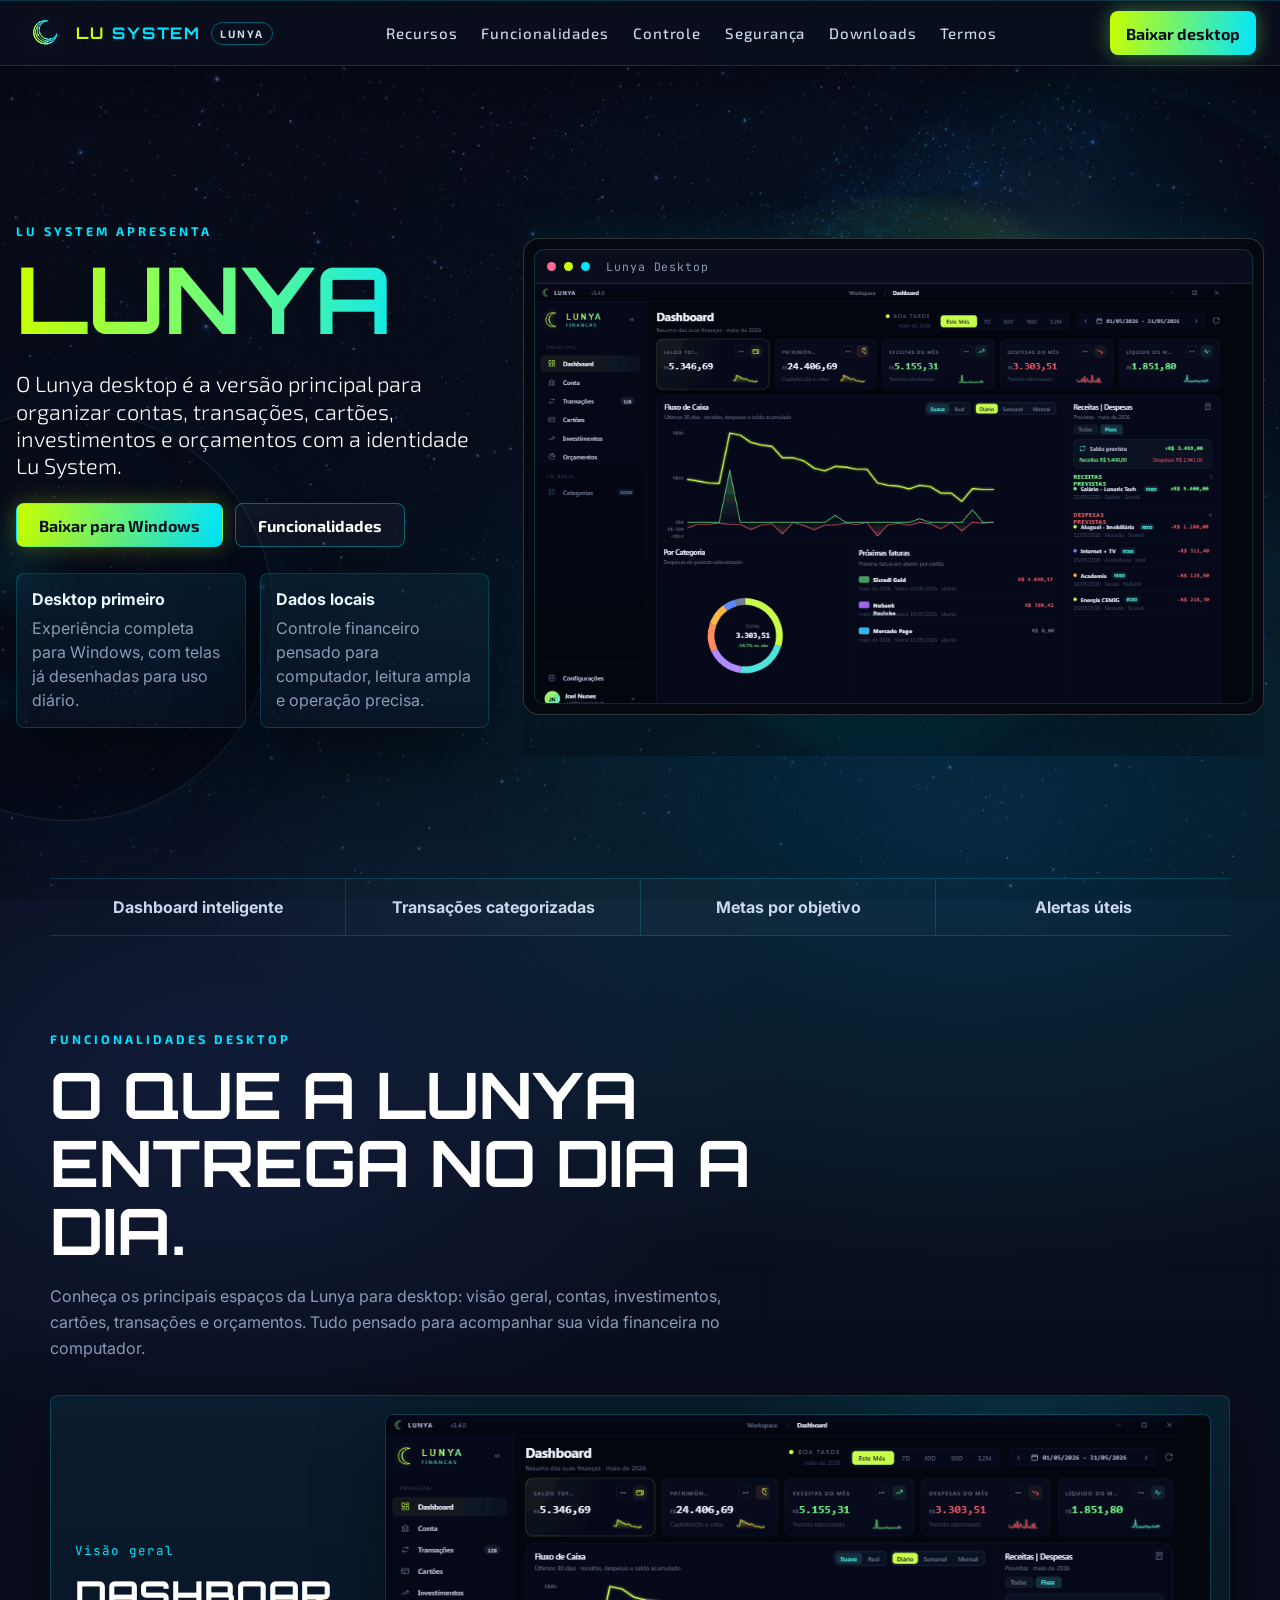
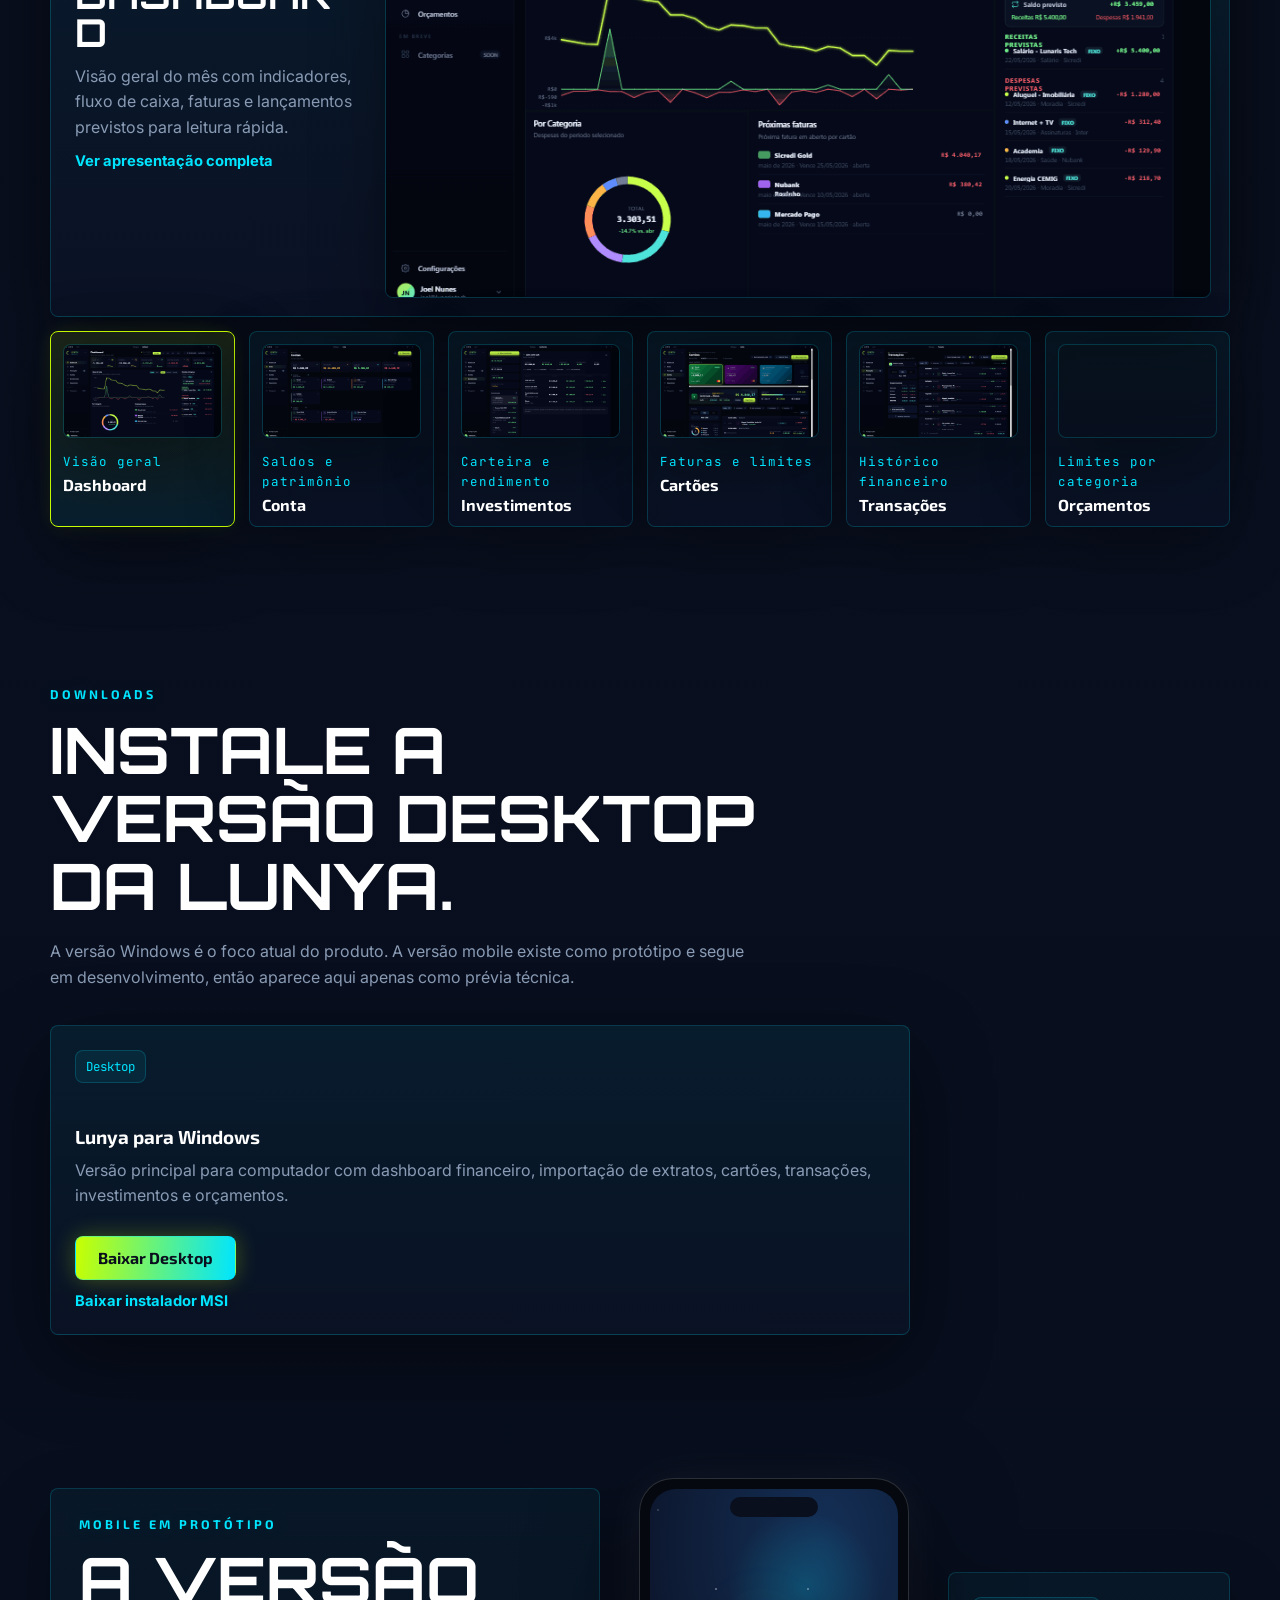
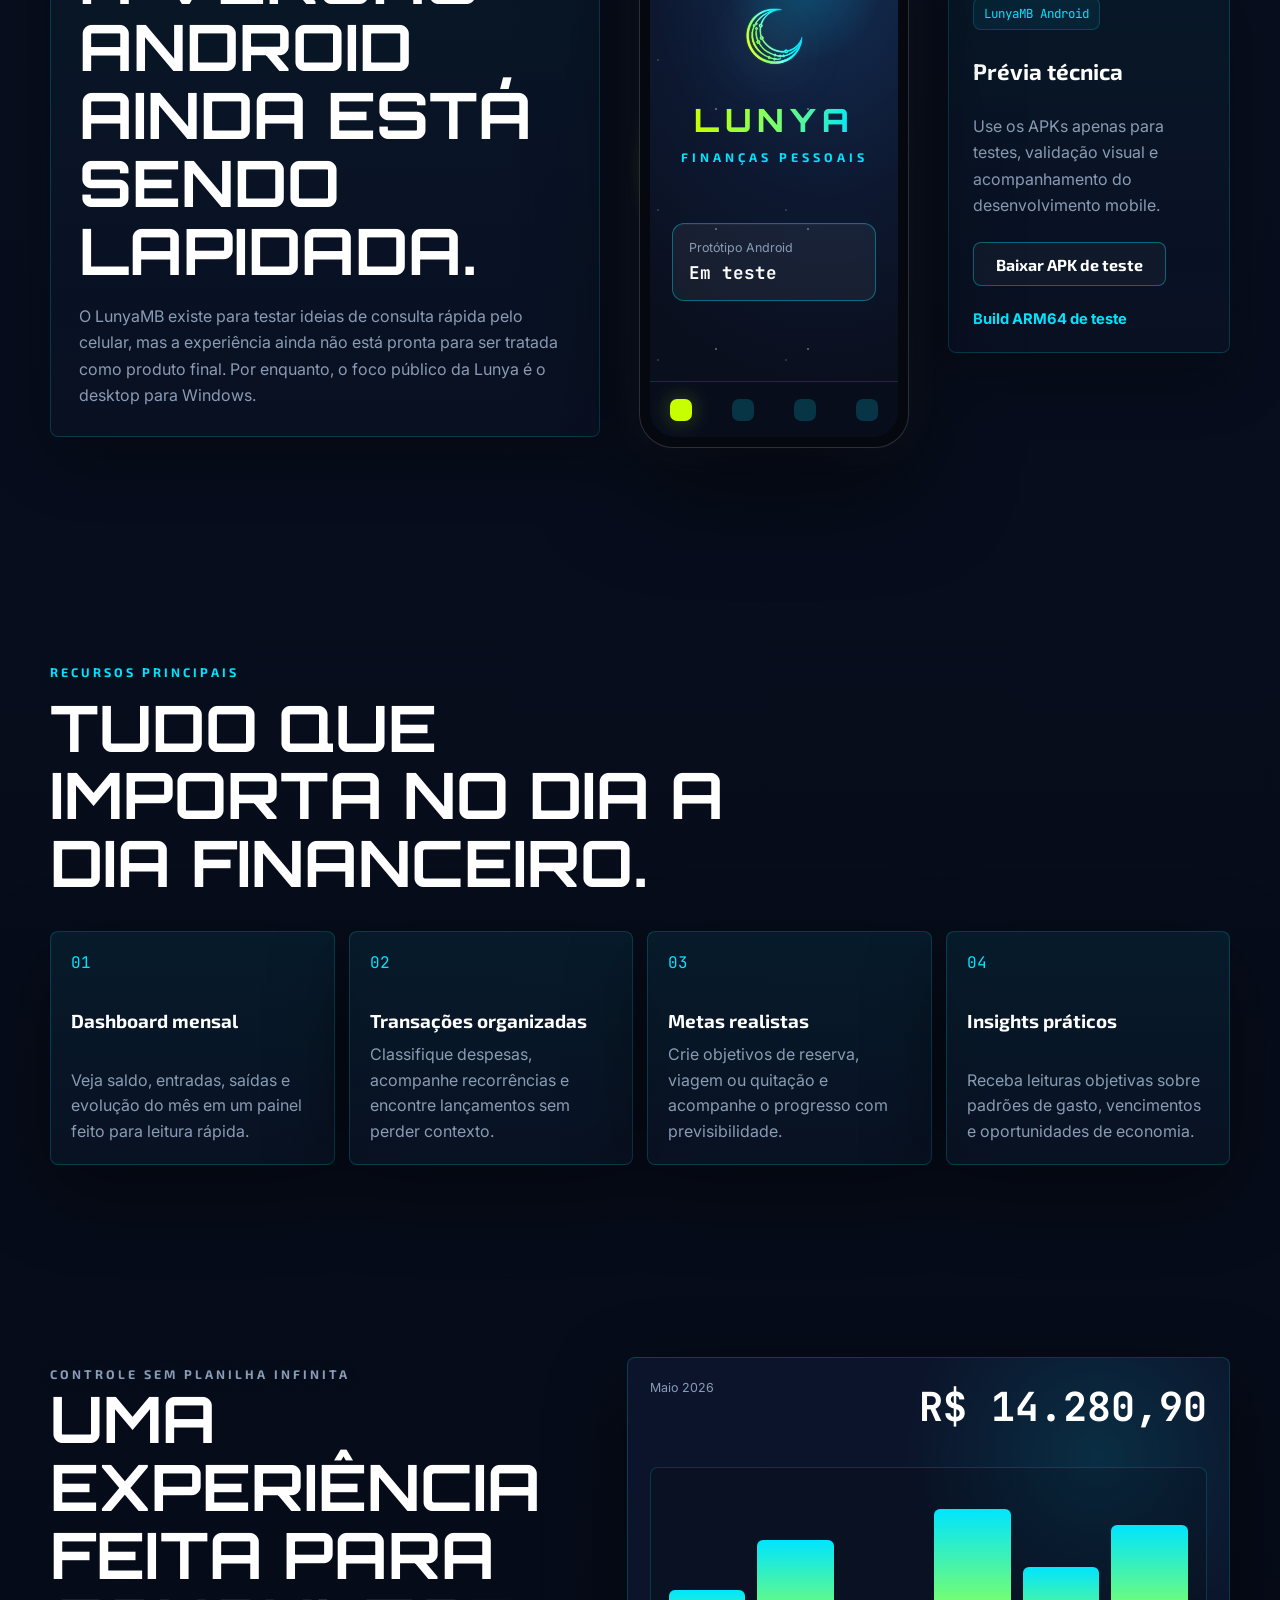
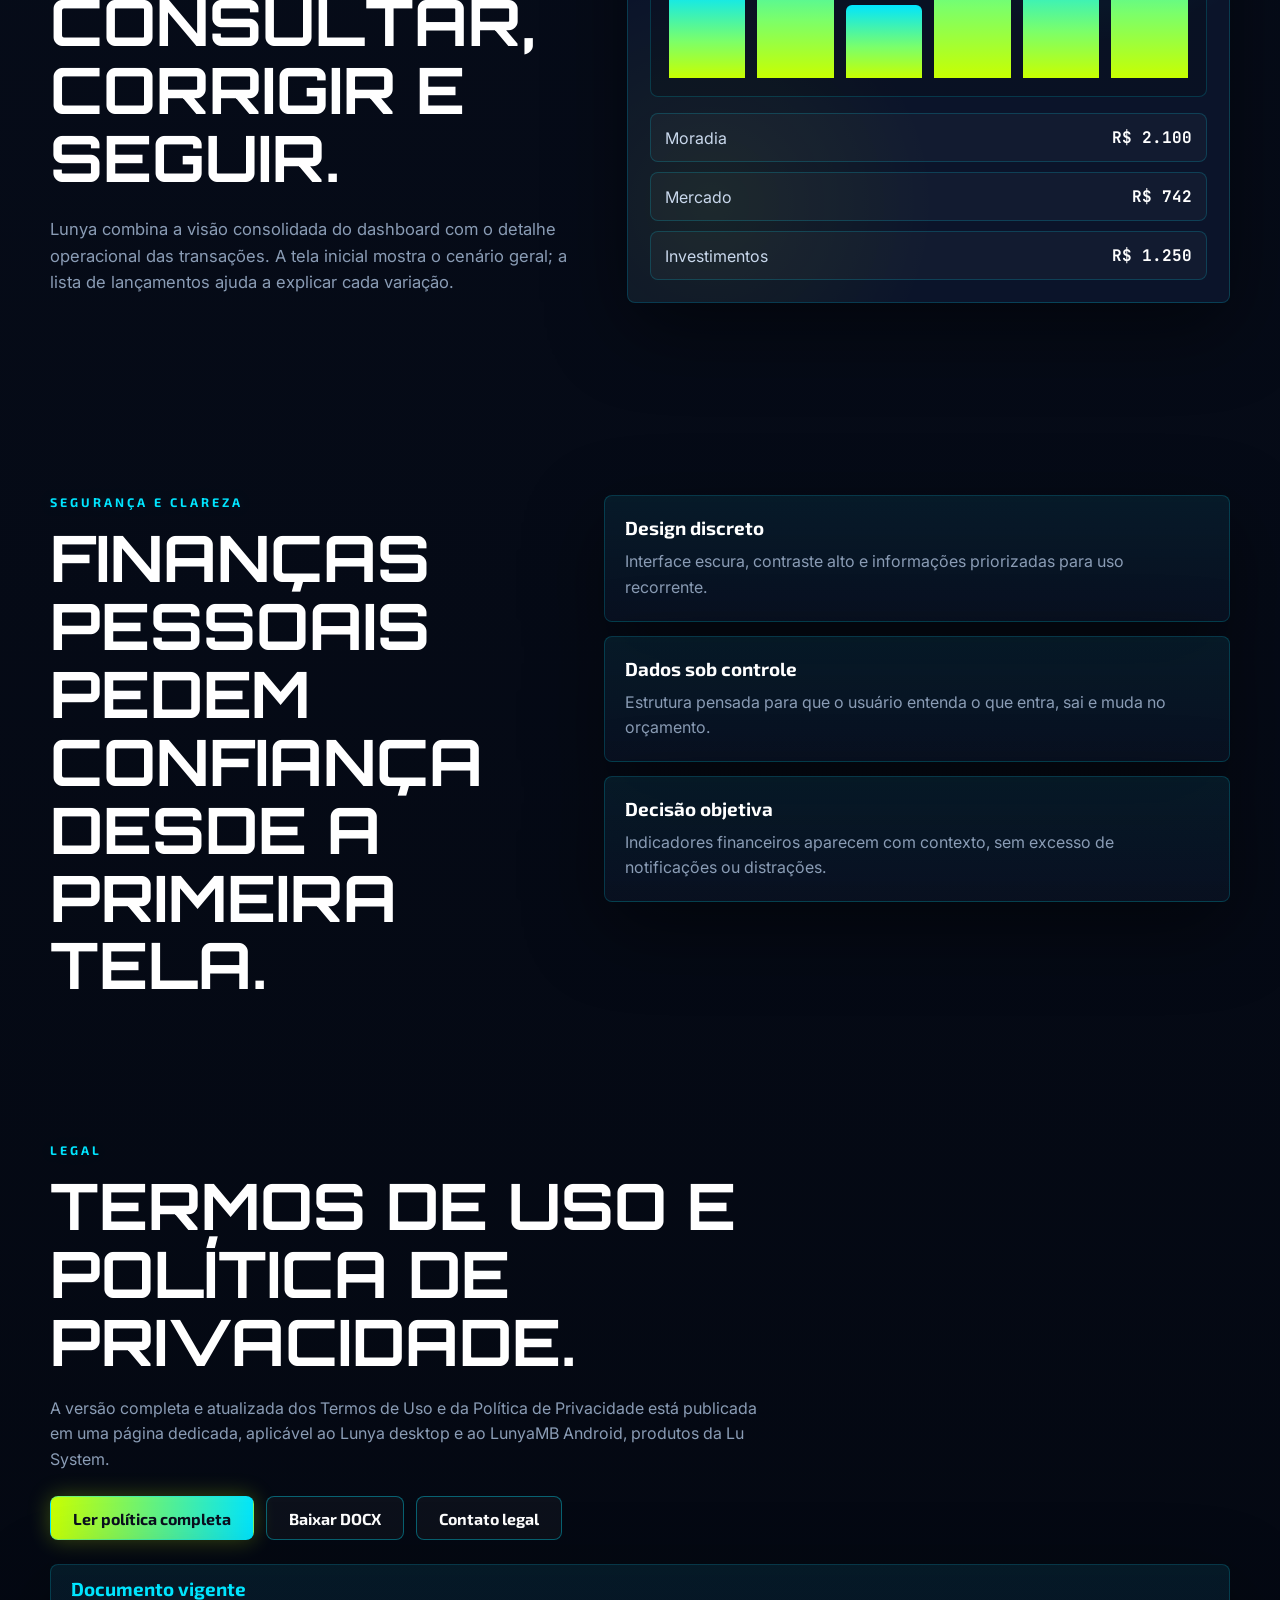
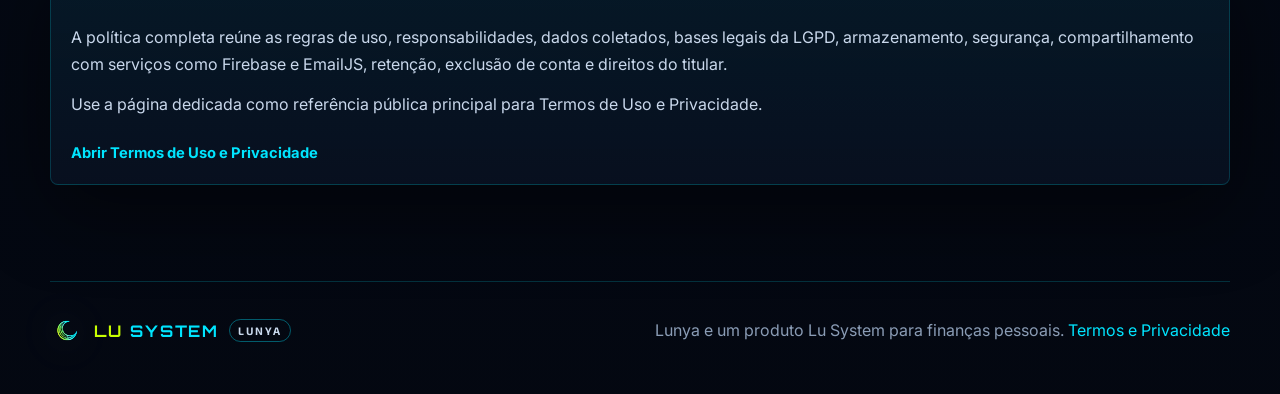
<file: index.html>
<!doctype html>
<html lang="pt-BR">
<head>
  <meta charset="utf-8"/>
  <meta name="viewport" content="width=device-width,initial-scale=1"/>
  <meta name="description" content="Lunya e um aplicativo Lu System para organizar gastos, acompanhar transacoes e entender seu dinheiro com clareza."/>
  <title>Lunya | Lu System</title>
  <link rel="preconnect" href="https://fonts.googleapis.com"/>
  <link rel="preconnect" href="https://fonts.gstatic.com" crossorigin/>
  <link href="https://fonts.googleapis.com/css2?family=Orbitron:wght@600;700;800&family=Exo+2:wght@300;500;600;700&family=Inter:wght@400;500;600;700&family=JetBrains+Mono:wght@500;600&display=swap" rel="stylesheet"/>
  <link rel="icon" href="book_identidade/assets/lu-moon.svg"/>
  <link rel="stylesheet" href="lunya-page.css"/>
</head>
<body>
  <div class="shooting-stars" aria-hidden="true">
    <span></span>
    <span></span>
    <span></span>
    <span></span>
  </div>

  <header class="site-header" aria-label="Cabecalho">
    <a class="brand" href="#top" aria-label="Lu System - Lunya">
      <img src="book_identidade/assets/lu-moon.svg" alt="" width="42" height="42"/>
      <span><span class="brand-lu">LU</span> <span class="brand-system">SYSTEM</span></span>
      <small>Lunya</small>
    </a>
    <nav class="nav" aria-label="Navegacao principal">
      <a href="#recursos">Recursos</a>
      <a href="#telas">Funcionalidades</a>
      <a href="#controle">Controle</a>
      <a href="#seguranca">Segurança</a>
      <a href="#downloads">Downloads</a>
      <a href="#termos">Termos</a>
    </nav>
    <a class="header-cta" href="#downloads">Baixar desktop</a>
  </header>

  <main id="top">
    <section class="hero" aria-labelledby="hero-title">
      <div class="hero-copy">
        <p class="eyebrow">Lu System apresenta</p>
        <h1 id="hero-title">Lunya</h1>
        <p class="hero-lead">O Lunya desktop é a versão principal para organizar contas, transações, cartões, investimentos e orçamentos com a identidade Lu System.</p>
        <div class="hero-actions">
          <a class="primary-button" href="#downloads">Baixar para Windows</a>
          <a class="secondary-button" href="#telas">Funcionalidades</a>
        </div>
        <dl class="hero-metrics" aria-label="Destaques do app">
          <div>
            <dt>Desktop primeiro</dt>
            <dd>Experiência completa para Windows, com telas já desenhadas para uso diário.</dd>
          </div>
          <div>
            <dt>Dados locais</dt>
            <dd>Controle financeiro pensado para computador, leitura ampla e operação precisa.</dd>
          </div>
        </dl>
      </div>

      <div class="desktop-stage" aria-label="Prévia visual do Lunya desktop">
        <img class="system-moon" src="book_identidade/assets/lu-moon.svg" alt="Símbolo Lu System"/>
        <div class="desktop-ambient desktop-ambient-one" aria-hidden="true"></div>
        <div class="desktop-ambient desktop-ambient-two" aria-hidden="true"></div>
        <figure class="desktop-window">
          <div class="window-bar" aria-hidden="true"><i></i><i></i><i></i><span>Lunya Desktop</span></div>
          <img src="caderno_features/plates/dashboard.png" alt="Tela do Lunya desktop com dashboard financeiro" decoding="async"/>
        </figure>
      </div>
    </section>

    <section class="ticker" aria-label="Resumo de funcionalidades">
      <span>Dashboard inteligente</span>
      <span>Transações categorizadas</span>
      <span>Metas por objetivo</span>
      <span>Alertas úteis</span>
    </section>

    <section class="section desktop-screens" id="telas" aria-labelledby="telas-title">
      <div class="section-heading">
        <p class="eyebrow">Funcionalidades desktop</p>
        <h2 id="telas-title">O que a Lunya entrega no dia a dia.</h2>
        <p>Conheça os principais espaços da Lunya para desktop: visão geral, contas, investimentos, cartões, transações e orçamentos. Tudo pensado para acompanhar sua vida financeira no computador.</p>
      </div>

      <div class="screen-showcase">
        <article class="screen-feature" aria-live="polite">
          <div class="screen-feature-copy">
            <span class="screen-code" id="screen-feature-label">Visão geral</span>
            <h3 id="screen-feature-title">Dashboard</h3>
            <p id="screen-feature-desc">Visão geral do mês com indicadores, fluxo de caixa, faturas e lançamentos previstos para leitura rápida.</p>
            <a class="download-alt" href="caderno_features/Lunya%20-%20Caderno%20de%20Telas.html">Ver apresentação completa</a>
          </div>
          <img id="screen-feature-image" src="caderno_features/plates/dashboard.png" alt="Tela desktop Lunya: dashboard financeiro" loading="lazy" decoding="async"/>
        </article>

        <div class="screen-grid" aria-label="Telas desktop da Lunya">
          <button class="desktop-screen-card is-active" type="button" aria-pressed="true" data-screen-label="Visão geral" data-screen-title="Dashboard" data-screen-desc="Visão geral do mês com indicadores, fluxo de caixa, faturas e lançamentos previstos para leitura rápida." data-screen-img="caderno_features/plates/dashboard.png" data-screen-alt="Tela desktop Lunya: dashboard financeiro">
            <img src="caderno_features/plates/dashboard.png" alt="" loading="lazy" decoding="async"/>
            <div><span>Visão geral</span><h3>Dashboard</h3></div>
          </button>
          <button class="desktop-screen-card" type="button" aria-pressed="false" data-screen-label="Saldos e patrimônio" data-screen-title="Conta" data-screen-desc="Acompanhe contas, saldos, patrimônio consolidado e faturas em uma visão organizada para consulta rápida." data-screen-img="caderno_features/plates/conta.png" data-screen-alt="Tela desktop Lunya: conta e patrimônio">
            <img src="caderno_features/plates/conta.png" alt="Tela desktop Lunya: conta e patrimônio" loading="lazy" decoding="async"/>
            <div><span>Saldos e patrimônio</span><h3>Conta</h3></div>
          </button>
          <button class="desktop-screen-card" type="button" aria-pressed="false" data-screen-label="Carteira e rendimento" data-screen-title="Investimentos" data-screen-desc="Veja patrimônio aplicado, rendimento, posições e vencimentos para entender a evolução da sua carteira." data-screen-img="caderno_features/plates/investimentos.png" data-screen-alt="Tela desktop Lunya: investimentos">
            <img src="caderno_features/plates/investimentos.png" alt="Tela desktop Lunya: investimentos" loading="lazy" decoding="async"/>
            <div><span>Carteira e rendimento</span><h3>Investimentos</h3></div>
          </button>
          <button class="desktop-screen-card" type="button" aria-pressed="false" data-screen-label="Faturas e limites" data-screen-title="Cartões" data-screen-desc="Organize cartões, limites, faturas abertas, vencimentos e lançamentos parcelados em um só lugar." data-screen-img="caderno_features/plates/cartoes.png" data-screen-alt="Tela desktop Lunya: cartões e faturas">
            <img src="caderno_features/plates/cartoes.png" alt="Tela desktop Lunya: cartões e faturas" loading="lazy" decoding="async"/>
            <div><span>Faturas e limites</span><h3>Cartões</h3></div>
          </button>
          <button class="desktop-screen-card" type="button" aria-pressed="false" data-screen-label="Histórico financeiro" data-screen-title="Transações" data-screen-desc="Consulte movimentações por período, filtre lançamentos e acompanhe entradas, saídas e resultado." data-screen-img="caderno_features/plates/transacoes.png" data-screen-alt="Tela desktop Lunya: transações">
            <img src="caderno_features/plates/transacoes.png" alt="Tela desktop Lunya: transações" loading="lazy" decoding="async"/>
            <div><span>Histórico financeiro</span><h3>Transações</h3></div>
          </button>
          <button class="desktop-screen-card" type="button" aria-pressed="false" data-screen-label="Limites por categoria" data-screen-title="Orçamentos" data-screen-desc="Defina limites por categoria e acompanhe quanto já foi consumido durante o mês." data-screen-img="caderno_features/plates/orcamentos.png" data-screen-alt="Tela desktop Lunya: orçamentos">
            <img src="caderno_features/plates/orcamentos.png" alt="Tela desktop Lunya: orçamentos" loading="lazy" decoding="async"/>
            <div><span>Limites por categoria</span><h3>Orçamentos</h3></div>
          </button>
        </div>
      </div>
    </section>

    <section class="section downloads" id="downloads" aria-labelledby="downloads-title">
      <div class="section-heading">
        <p class="eyebrow">Downloads</p>
        <h2 id="downloads-title">Instale a versão desktop da Lunya.</h2>
        <p>A versão Windows é o foco atual do produto. A versão mobile existe como protótipo e segue em desenvolvimento, então aparece aqui apenas como prévia técnica.</p>
      </div>
      <div class="download-grid">
        <article class="download-card">
          <span class="download-platform">Desktop</span>
          <h3>Lunya para Windows</h3>
          <p>Versão principal para computador com dashboard financeiro, importação de extratos, cartões, transações, investimentos e orçamentos.</p>
          <a class="primary-button" href="downloads/windows/Lunya_2.0.4_x64-setup.exe" download>Baixar Desktop</a>
          <a class="download-alt" href="downloads/windows/Lunya_2.0.4_x64_en-US.msi" download>Baixar instalador MSI</a>
        </article>
      </div>
    </section>

    <section class="section mobile-prototype" aria-labelledby="mobile-title">
      <div class="mobile-prototype-copy">
        <p class="eyebrow">Mobile em protótipo</p>
        <h2 id="mobile-title">A versão Android ainda está sendo lapidada.</h2>
        <p>O LunyaMB existe para testar ideias de consulta rápida pelo celular, mas a experiência ainda não está pronta para ser tratada como produto final. Por enquanto, o foco público da Lunya é o desktop para Windows.</p>
      </div>
      <div class="mobile-prototype-visual" aria-label="Prévia visual do protótipo mobile Lunya">
        <figure class="phone mobile-phone">
          <div class="phone-screen" role="img" aria-label="Molde do protótipo mobile Lunya">
            <img src="book_identidade/assets/lu-moon.svg" alt=""/>
            <span class="screen-brand">Lunya</span>
            <span class="screen-subtitle">Finanças pessoais</span>
            <div class="screen-card">
              <span>Protótipo Android</span>
              <strong>Em teste</strong>
            </div>
            <div class="screen-nav" aria-hidden="true"><i></i><i></i><i></i><i></i></div>
          </div>
        </figure>
      </div>
      <div class="mobile-prototype-panel">
        <span class="download-platform">LunyaMB Android</span>
        <h3>Prévia técnica</h3>
        <p>Use os APKs apenas para testes, validação visual e acompanhamento do desenvolvimento mobile.</p>
        <div class="mobile-actions">
          <a class="secondary-button" href="downloads/app-release.apk" download>Baixar APK de teste</a>
          <a class="download-alt" href="downloads/app-arm64-v8a-release.apk" download>Build ARM64 de teste</a>
        </div>
      </div>
    </section>

    <section class="section" id="recursos" aria-labelledby="recursos-title">
      <div class="section-heading">
        <p class="eyebrow">Recursos principais</p>
        <h2 id="recursos-title">Tudo que importa no dia a dia financeiro.</h2>
      </div>
      <div class="feature-grid">
        <article class="feature-card">
          <span class="feature-icon">01</span>
          <h3>Dashboard mensal</h3>
          <p>Veja saldo, entradas, saídas e evolução do mês em um painel feito para leitura rápida.</p>
        </article>
        <article class="feature-card">
          <span class="feature-icon">02</span>
          <h3>Transações organizadas</h3>
          <p>Classifique despesas, acompanhe recorrências e encontre lançamentos sem perder contexto.</p>
        </article>
        <article class="feature-card">
          <span class="feature-icon">03</span>
          <h3>Metas realistas</h3>
          <p>Crie objetivos de reserva, viagem ou quitação e acompanhe o progresso com previsibilidade.</p>
        </article>
        <article class="feature-card">
          <span class="feature-icon">04</span>
          <h3>Insights práticos</h3>
          <p>Receba leituras objetivas sobre padrões de gasto, vencimentos e oportunidades de economia.</p>
        </article>
      </div>
    </section>

    <section class="app-preview" id="controle" aria-labelledby="controle-title">
      <div class="preview-copy">
        <p class="eyebrow">Controle sem planilha infinita</p>
        <h2 id="controle-title">Uma experiência feita para consultar, corrigir e seguir.</h2>
        <p>Lunya combina a visão consolidada do dashboard com o detalhe operacional das transações. A tela inicial mostra o cenário geral; a lista de lançamentos ajuda a explicar cada variação.</p>
      </div>
      <div class="dashboard-snapshot" aria-label="Exemplo de painel financeiro">
        <div class="snapshot-top">
          <span>Maio 2026</span>
          <strong>R$ 14.280,90</strong>
        </div>
        <div class="chart-bars" aria-hidden="true">
          <span style="height:46%"></span>
          <span style="height:72%"></span>
          <span style="height:38%"></span>
          <span style="height:88%"></span>
          <span style="height:58%"></span>
          <span style="height:80%"></span>
        </div>
        <div class="transaction-list">
          <div><span>Moradia</span><strong>R$ 2.100</strong></div>
          <div><span>Mercado</span><strong>R$ 742</strong></div>
          <div><span>Investimentos</span><strong>R$ 1.250</strong></div>
        </div>
      </div>
    </section>

    <section class="section security" id="seguranca" aria-labelledby="seguranca-title">
      <div>
        <p class="eyebrow">Segurança e clareza</p>
        <h2 id="seguranca-title">Finanças pessoais pedem confiança desde a primeira tela.</h2>
      </div>
      <div class="security-grid">
        <div>
          <h3>Design discreto</h3>
          <p>Interface escura, contraste alto e informações priorizadas para uso recorrente.</p>
        </div>
        <div>
          <h3>Dados sob controle</h3>
          <p>Estrutura pensada para que o usuário entenda o que entra, sai e muda no orçamento.</p>
        </div>
        <div>
          <h3>Decisão objetiva</h3>
          <p>Indicadores financeiros aparecem com contexto, sem excesso de notificações ou distrações.</p>
        </div>
      </div>
    </section>

    <section class="section legal" id="termos" aria-labelledby="termos-title">
      <div class="section-heading">
        <p class="eyebrow">Legal</p>
        <h2 id="termos-title">Termos de Uso e Política de Privacidade.</h2>
        <p>A versão completa e atualizada dos Termos de Uso e da Política de Privacidade está publicada em uma página dedicada, aplicável ao Lunya desktop e ao LunyaMB Android, produtos da Lu System.</p>
      </div>

      <div class="legal-actions">
        <a class="primary-button" href="privacy-policy.html">Ler política completa</a>
        <a class="secondary-button" href="Lunya_Termos_Privacidade_v1.0.docx" download>Baixar DOCX</a>
        <a class="secondary-button" href="mailto:contato@lusystem.com.br?subject=Lunya%20-%20Termos%20e%20Privacidade">Contato legal</a>
      </div>

      <div class="legal-doc">
        <article class="legal-summary">
          <h3>Documento vigente</h3>
          <p>A política completa reúne as regras de uso, responsabilidades, dados coletados, bases legais da LGPD, armazenamento, segurança, compartilhamento com serviços como Firebase e EmailJS, retenção, exclusão de conta e direitos do titular.</p>
          <p>Use a página dedicada como referência pública principal para Termos de Uso e Privacidade.</p>
          <a class="download-alt" href="privacy-policy.html">Abrir Termos de Uso e Privacidade</a>
        </article>
      </div>
    </section>
  </main>

  <footer class="footer">
    <div class="footer-brand">
      <img src="book_identidade/assets/lu-moon.svg" alt="" width="34" height="34"/>
      <span><span class="brand-lu">LU</span> <span class="brand-system">SYSTEM</span></span>
      <small>Lunya</small>
    </div>
    <p>Lunya e um produto Lu System para finanças pessoais. <a href="privacy-policy.html">Termos e Privacidade</a></p>
  </footer>
  <script>
    (() => {
      const buttons = document.querySelectorAll(".desktop-screen-card[data-screen-img]");
      const label = document.getElementById("screen-feature-label");
      const title = document.getElementById("screen-feature-title");
      const desc = document.getElementById("screen-feature-desc");
      const image = document.getElementById("screen-feature-image");

      buttons.forEach((button) => {
        button.addEventListener("click", () => {
          label.textContent = button.dataset.screenLabel;
          title.textContent = button.dataset.screenTitle;
          desc.textContent = button.dataset.screenDesc;
          image.src = button.dataset.screenImg;
          image.alt = button.dataset.screenAlt;

          buttons.forEach((item) => {
            const active = item === button;
            item.classList.toggle("is-active", active);
            item.setAttribute("aria-pressed", String(active));
          });
        });
      });
    })();
  </script>
</body>
</html>
</file>
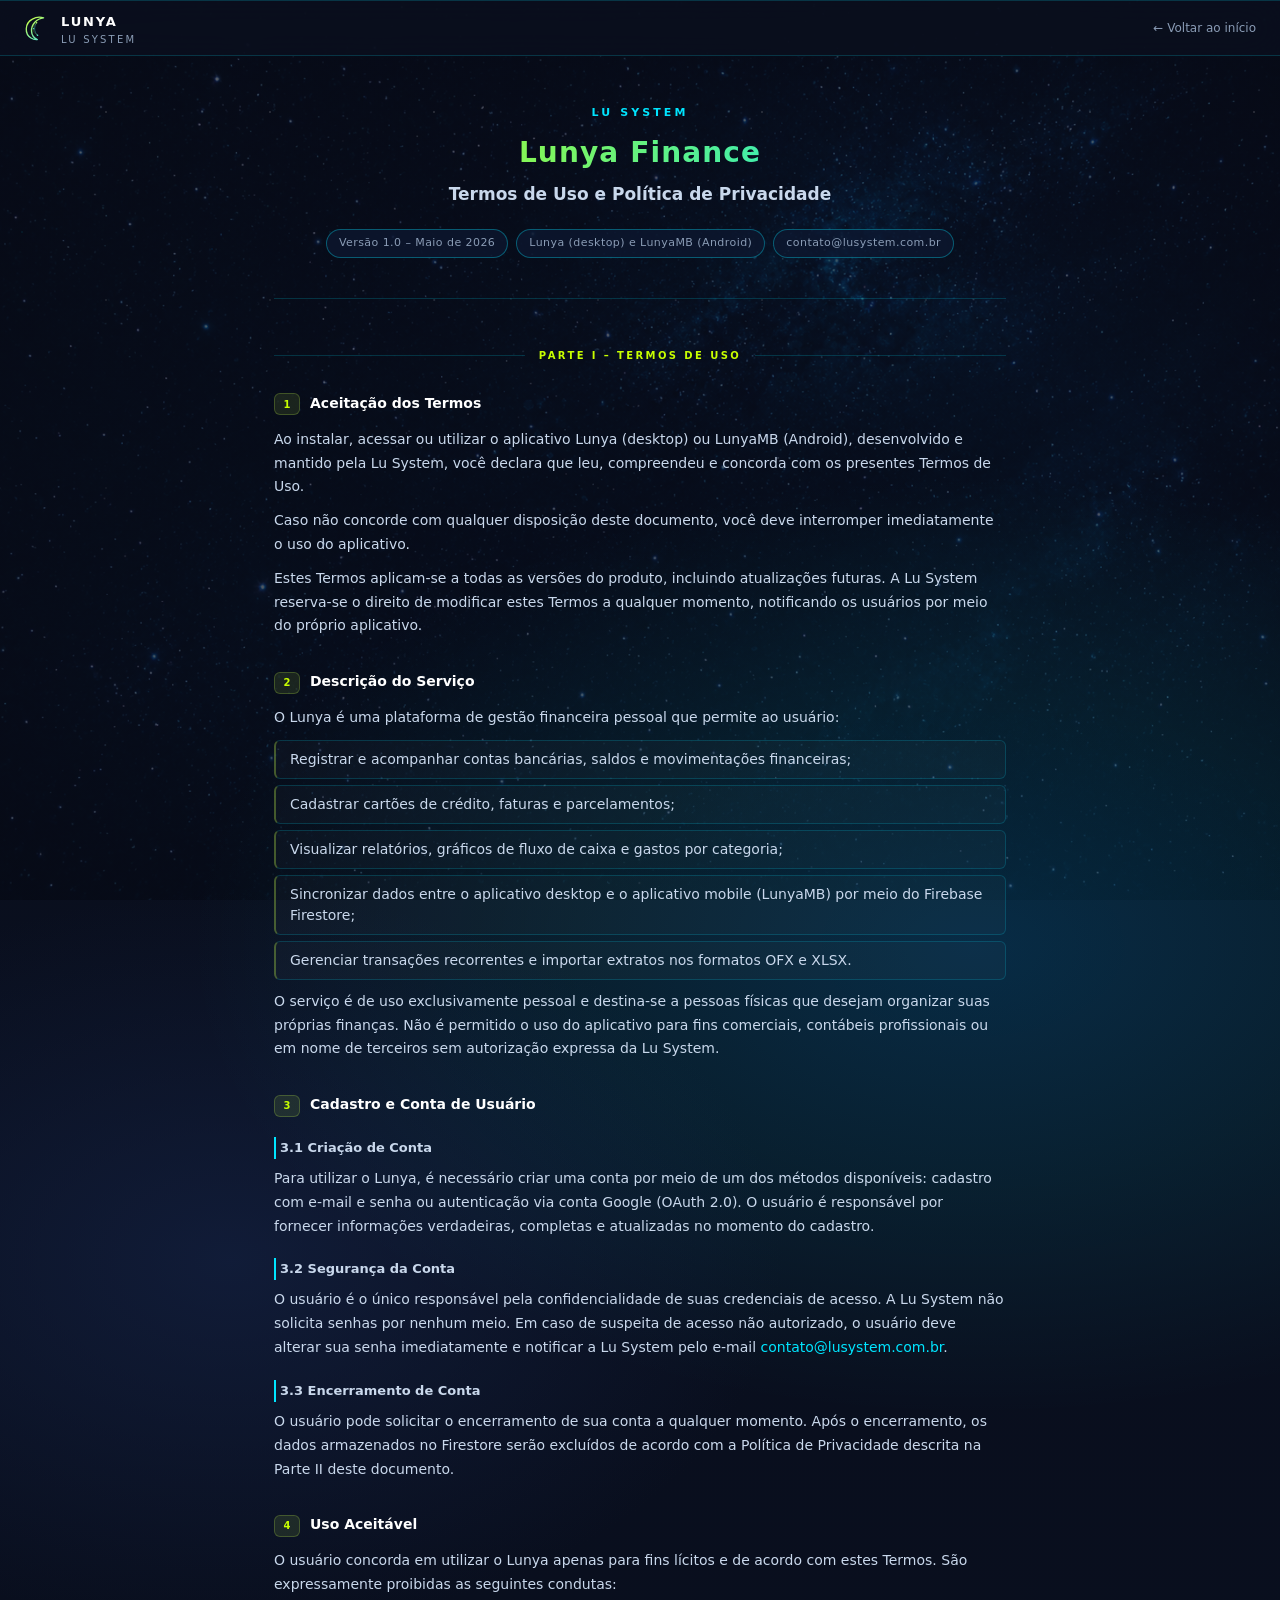
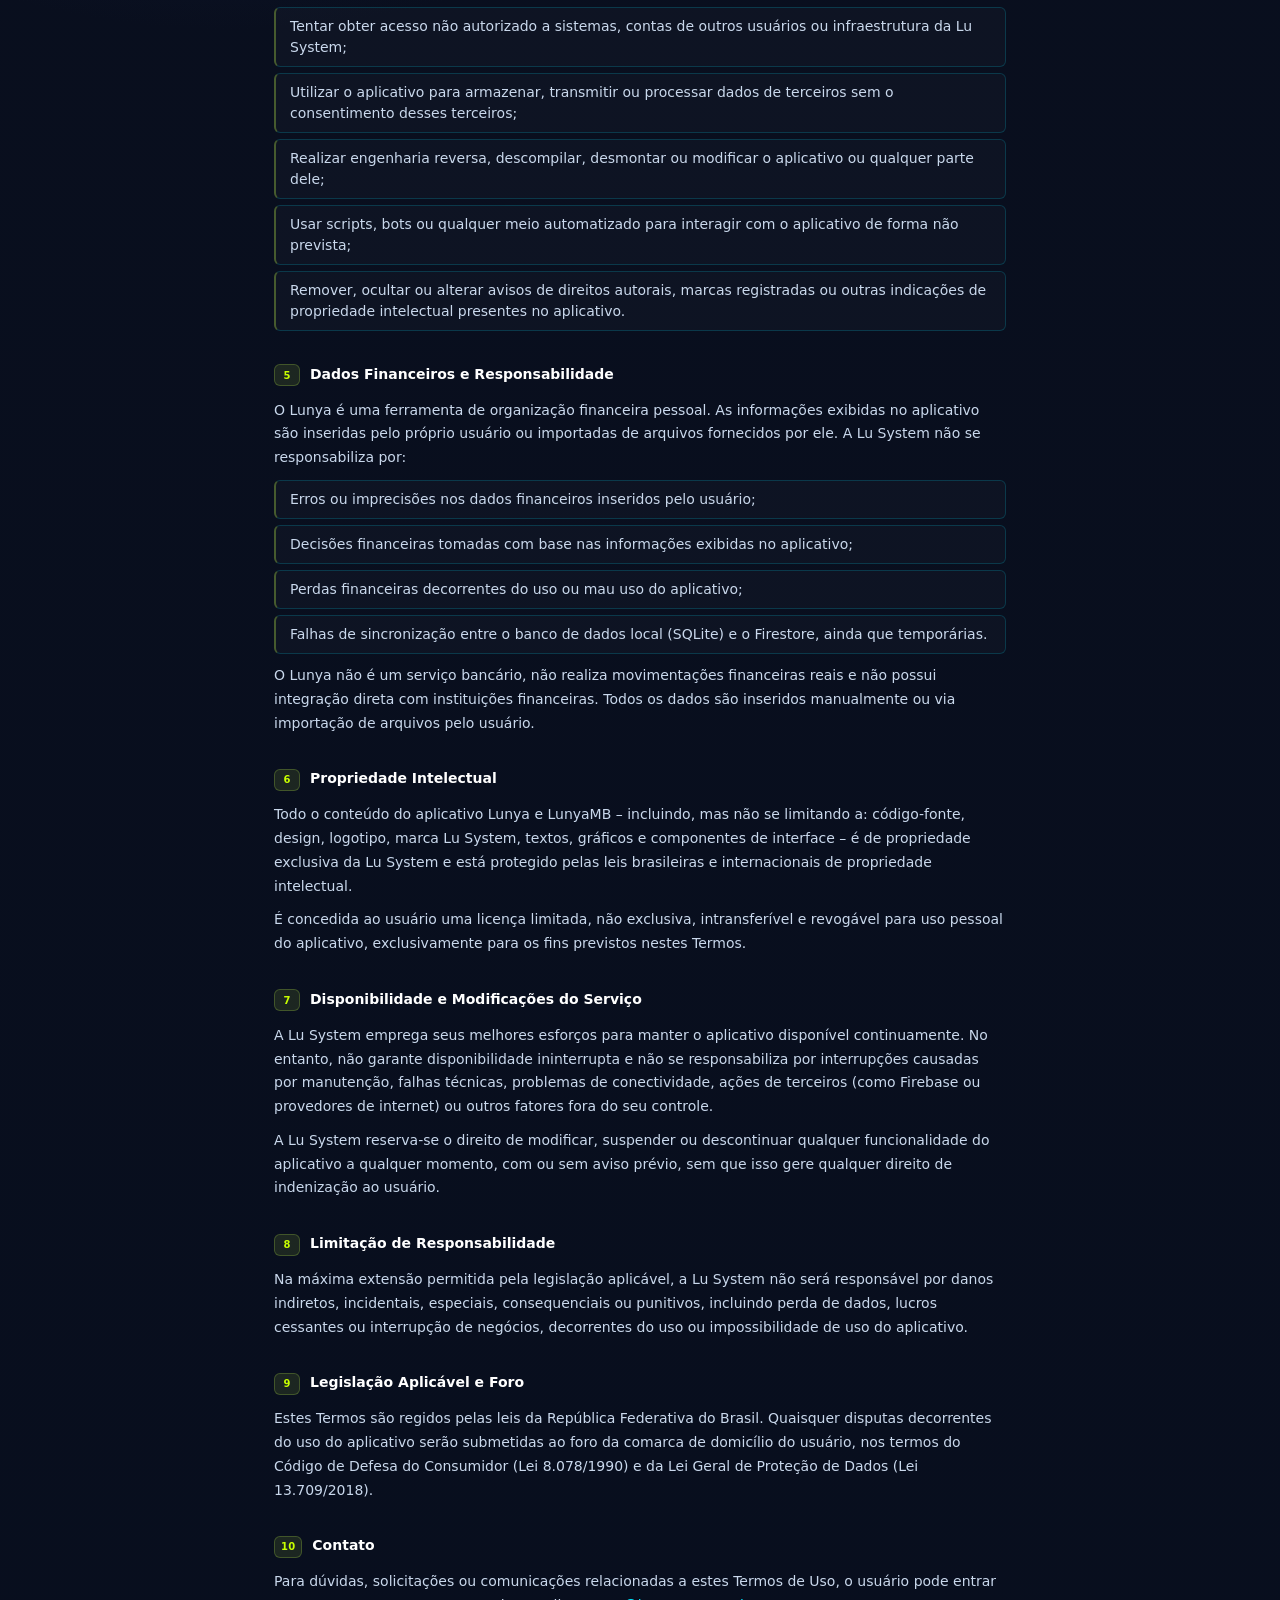
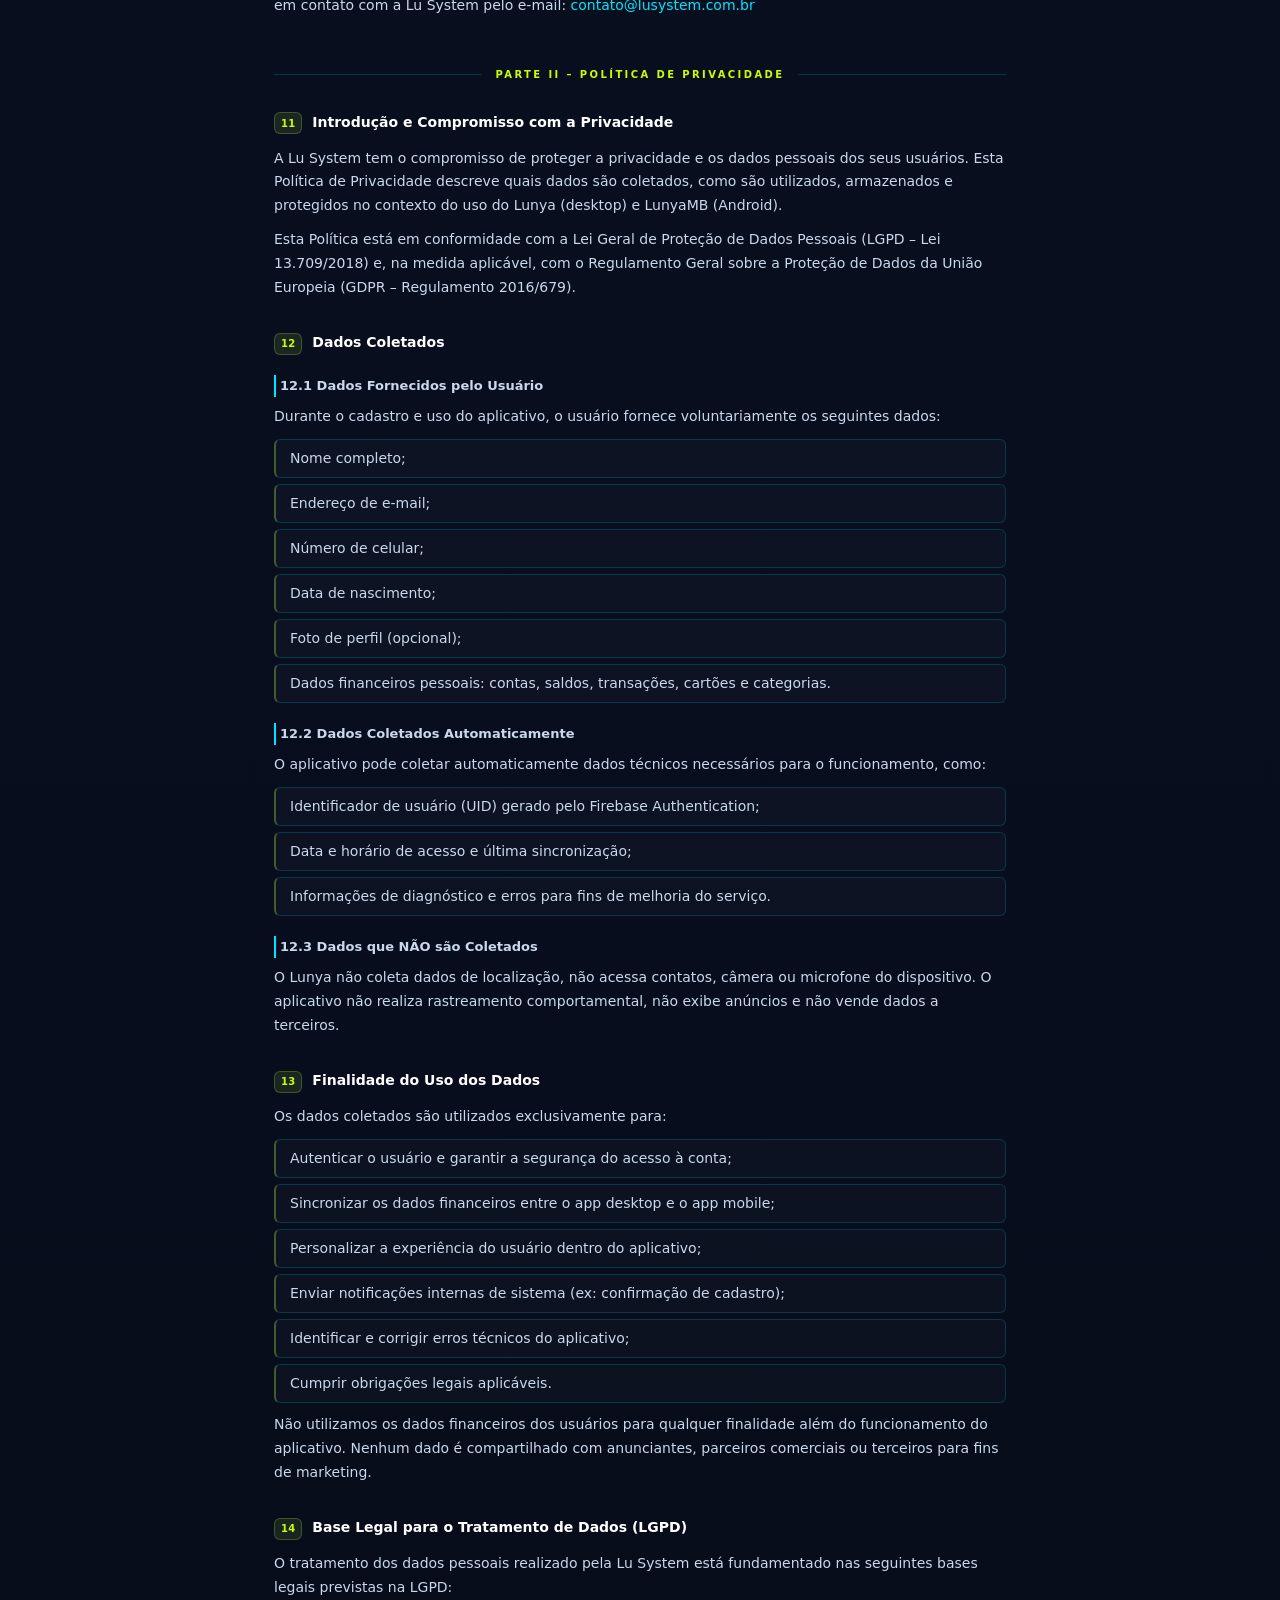
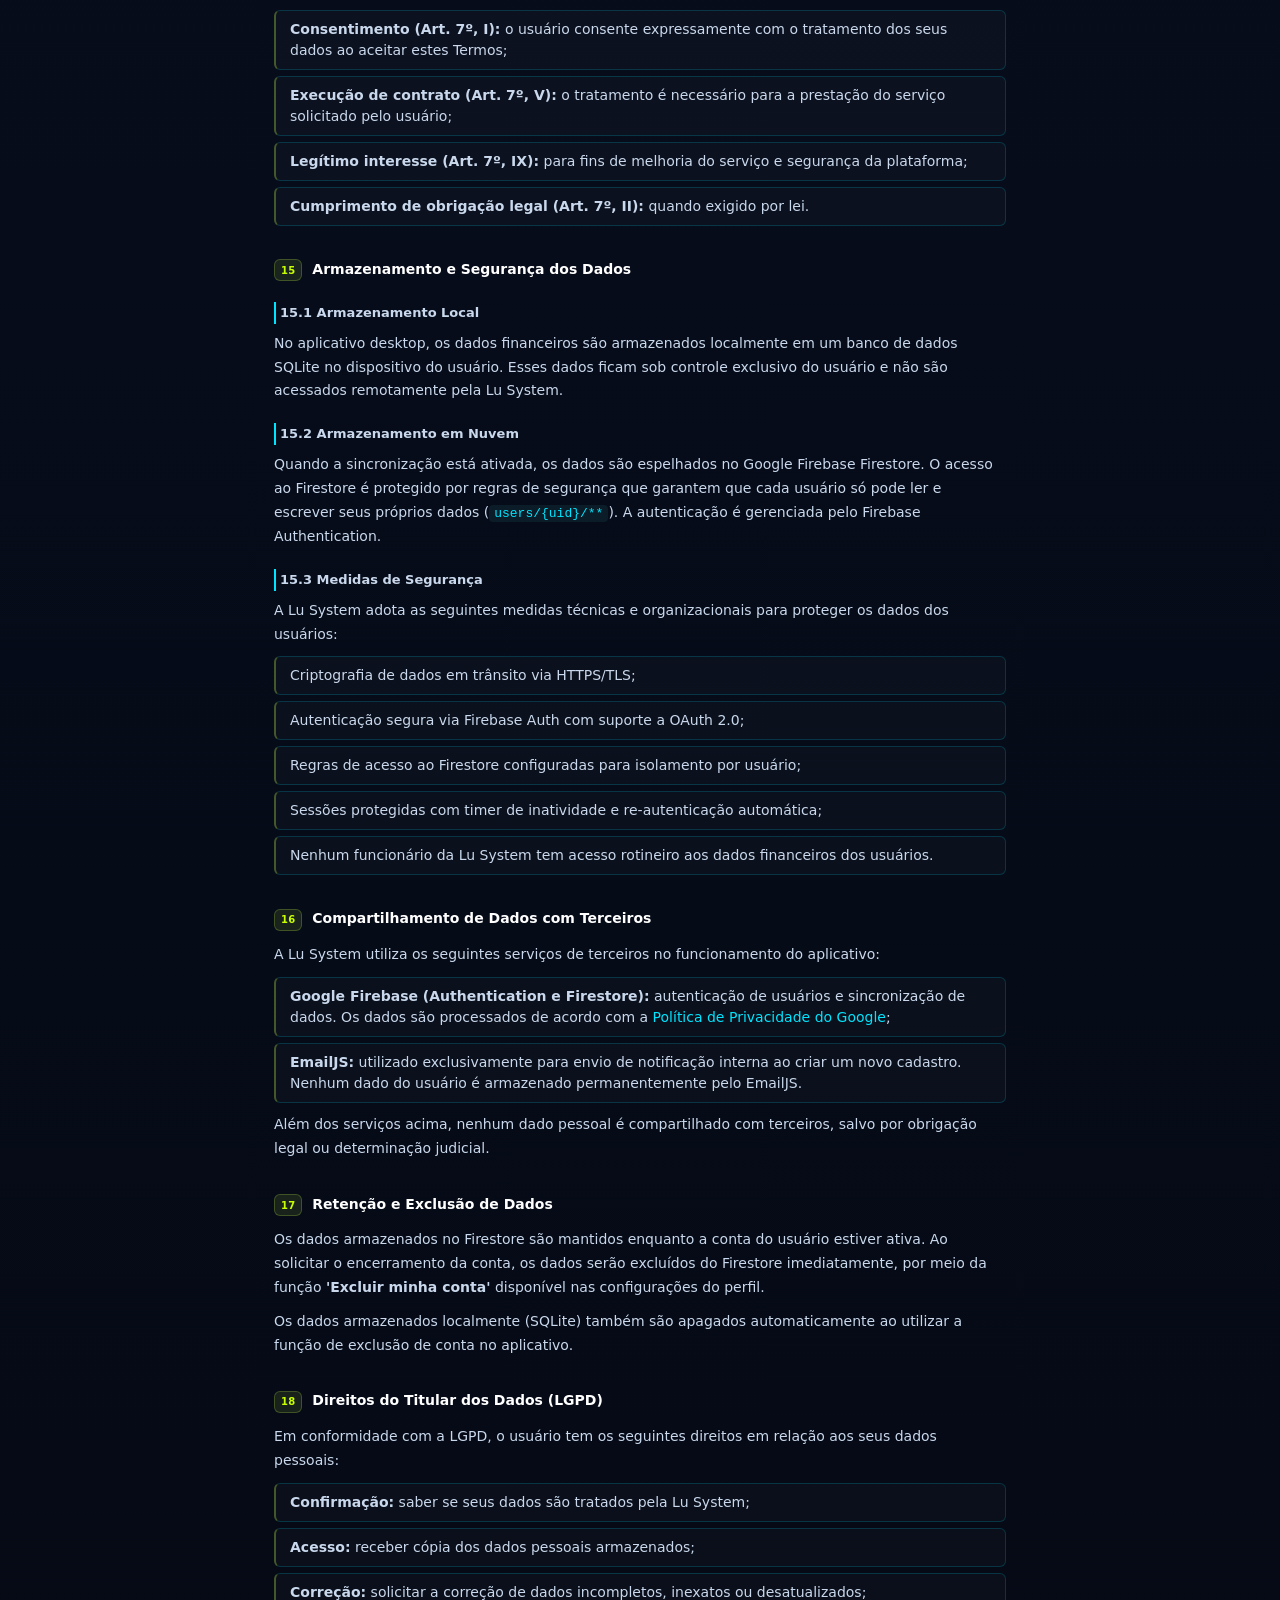
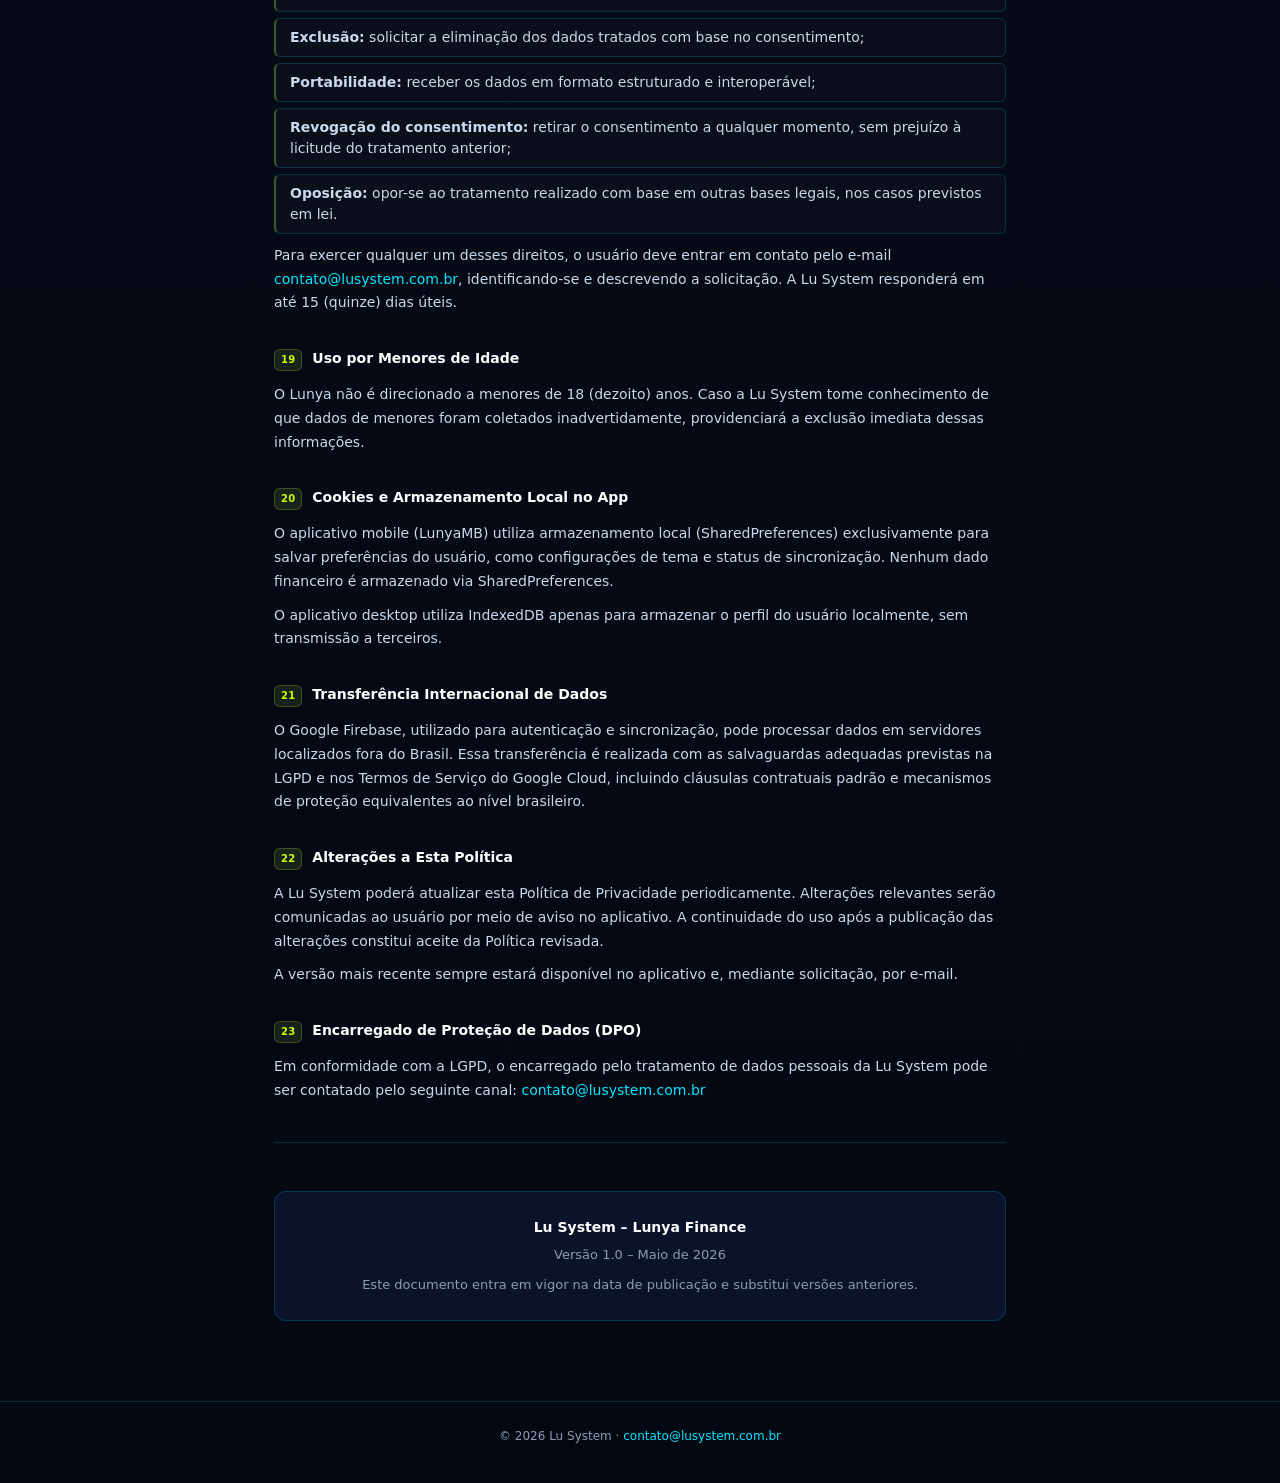
<file: privacy-policy.html>
<!DOCTYPE html>
<html lang="pt-BR">
<head>
  <meta charset="UTF-8" />
  <meta name="viewport" content="width=device-width, initial-scale=1.0" />
  <title>Termos de Uso e Política de Privacidade — Lunya | Lu System</title>
  <meta name="description" content="Termos de uso e política de privacidade do Lunya Finance e LunyaMB, desenvolvidos pela Lu System." />
  <meta name="robots" content="index, follow" />
  <style>
    /* ── Design tokens ──────────────────────────────────────── */
    :root {
      --bg-0:        #0A0F1E;
      --bg-1:        #0D1830;
      --bg-2:        #132040;
      --panel:       rgba(13, 24, 48, 0.78);
      --panel-solid: #0D1830;
      --line:        rgba(0, 229, 255, 0.18);
      --line-strong: rgba(0, 229, 255, 0.34);
      --text:        #ffffff;
      --muted:       #c9d8ec;
      --soft:        #8A9CB5;
      --lime:        #C8FF00;
      --cyan:        #00E5FF;
      --violet:      #b08cff;
      --danger:      #ff6b91;
    }

    /* ── Reset ──────────────────────────────────────────────── */
    *, *::before, *::after { box-sizing: border-box; margin: 0; padding: 0; }

    /* ── Base ───────────────────────────────────────────────── */
    html { scroll-behavior: smooth; }

    body {
      min-height: 100vh;
      font-family: "Space Grotesk", system-ui, -apple-system, BlinkMacSystemFont,
                   "Segoe UI", Helvetica, Arial, sans-serif;
      font-size: 15px;
      line-height: 1.7;
      color: var(--text);
      background:
        radial-gradient(70rem 42rem at 76% 12%, rgba(0,146,210,0.22), rgba(0,229,255,0.08) 36%, transparent 70%),
        radial-gradient(54rem 36rem at 18% 16%, rgba(19,32,64,0.76), transparent 64%),
        linear-gradient(180deg, rgba(10,15,30,0.68), rgba(7,14,30,0.76) 46%, rgba(3,7,16,0.92)),
        url("book_identidade/assets/deep-space-background.png") center top / cover fixed,
        #0A0F1E;
      overflow-x: hidden;
    }

    /* Subtle grid overlay */
    body::before {
      content: "";
      position: fixed;
      inset: 0;
      pointer-events: none;
      background-image:
        radial-gradient(circle, rgba(255,255,255,0.52) 0 1px, transparent 1.6px),
        radial-gradient(circle, rgba(0,140,255,0.44) 0 1px, transparent 1.5px),
        radial-gradient(circle, rgba(0,229,255,0.32) 0 1px, transparent 1.6px);
      background-position: 24px 18px, 96px 122px, 176px 64px;
      background-size: 164px 188px, 232px 254px, 308px 336px;
      opacity: 0.32;
      mask-image: linear-gradient(to bottom, rgba(0,0,0,0.9), transparent 78%);
      z-index: 0;
    }

    a { color: var(--cyan); text-decoration: none; }
    a:hover { text-decoration: underline; }

    /* ── Site header ─────────────────────────────────────────── */
    .site-header {
      position: sticky;
      top: 0;
      z-index: 20;
      display: flex;
      align-items: center;
      justify-content: space-between;
      gap: 16px;
      width: 100%;
      max-width: none;
      margin: 0;
      padding: 10px 24px;
      border: 1px solid var(--line);
      border-left: 0;
      border-right: 0;
      border-radius: 0;
      background: rgba(10, 15, 30, 0.82);
      backdrop-filter: blur(18px);
      -webkit-backdrop-filter: blur(18px);
    }

    .brand {
      display: inline-flex;
      align-items: center;
      gap: 9px;
      font-weight: 700;
      font-size: 13px;
      letter-spacing: 0.14em;
      text-transform: uppercase;
      color: var(--text);
      text-decoration: none;
    }

    .brand svg { flex-shrink: 0; }

    .brand-sub {
      font-size: 10px;
      font-weight: 500;
      letter-spacing: 0.22em;
      color: var(--soft);
      display: block;
      line-height: 1;
      margin-top: 2px;
      text-transform: uppercase;
    }

    .back-link {
      font-size: 12px;
      color: var(--soft);
      text-decoration: none;
      display: inline-flex;
      align-items: center;
      gap: 5px;
      transition: color 150ms;
    }
    .back-link:hover { color: var(--cyan); text-decoration: none; }

    /* ── Layout ──────────────────────────────────────────────── */
    .page-wrap {
      position: relative;
      z-index: 1;
      max-width: 780px;
      margin: 0 auto;
      padding: 48px 24px 80px;
    }

    /* ── Document header ─────────────────────────────────────── */
    .doc-header {
      text-align: center;
      margin-bottom: 48px;
      padding-bottom: 40px;
      border-bottom: 1px solid var(--line);
    }

    .doc-header h1 {
      font-size: 11px;
      font-weight: 700;
      letter-spacing: 0.28em;
      text-transform: uppercase;
      color: var(--cyan);
      margin-bottom: 6px;
    }

    .doc-header .product {
      font-size: 28px;
      font-weight: 700;
      color: var(--text);
      letter-spacing: 0.04em;
      margin-bottom: 4px;
      background: linear-gradient(95deg, var(--lime) 0%, var(--cyan) 100%);
      -webkit-background-clip: text;
      background-clip: text;
      -webkit-text-fill-color: transparent;
    }

    .doc-header .doc-title {
      font-size: 17px;
      font-weight: 600;
      color: var(--muted);
      margin-bottom: 20px;
    }

    .meta-pills {
      display: flex;
      flex-wrap: wrap;
      justify-content: center;
      gap: 8px;
    }

    .pill {
      display: inline-block;
      padding: 4px 12px;
      border-radius: 999px;
      border: 1px solid var(--line-strong);
      background: var(--panel);
      font-size: 11px;
      color: var(--soft);
      letter-spacing: 0.04em;
    }

    /* ── Part divider ────────────────────────────────────────── */
    .part-heading {
      display: flex;
      align-items: center;
      gap: 14px;
      margin: 48px 0 28px;
    }

    .part-heading::before,
    .part-heading::after {
      content: "";
      flex: 1;
      height: 1px;
      background: var(--line);
    }

    .part-heading span {
      font-size: 10px;
      font-weight: 700;
      letter-spacing: 0.24em;
      text-transform: uppercase;
      color: var(--lime);
      white-space: nowrap;
    }

    /* ── Sections ────────────────────────────────────────────── */
    section {
      margin-bottom: 32px;
    }

    /* Section number + title (e.g. "1. Aceitação dos Termos") */
    section > h2 {
      font-size: 14px;
      font-weight: 700;
      color: var(--text);
      margin-bottom: 12px;
      display: flex;
      align-items: baseline;
      gap: 10px;
    }

    section > h2 .sec-num {
      display: inline-flex;
      align-items: center;
      justify-content: center;
      min-width: 26px;
      height: 22px;
      padding: 0 6px;
      border-radius: 6px;
      background: rgba(200,255,74,0.10);
      border: 1px solid rgba(200,255,74,0.22);
      font-size: 10px;
      font-weight: 700;
      color: var(--lime);
      letter-spacing: 0.02em;
      flex-shrink: 0;
    }

    /* Subsection titles (e.g. "3.1 Criação de Conta") */
    section h3 {
      font-size: 13px;
      font-weight: 600;
      color: var(--muted);
      margin: 20px 0 8px;
      padding-left: 4px;
      border-left: 2px solid var(--cyan);
    }

    /* Paragraphs */
    section p {
      color: var(--muted);
      font-size: 14px;
      margin-bottom: 10px;
    }

    section p:last-child { margin-bottom: 0; }

    /* Lists */
    section ul {
      list-style: none;
      padding: 0;
      margin: 8px 0 10px;
      display: flex;
      flex-direction: column;
      gap: 6px;
    }

    section ul li {
      font-size: 14px;
      color: var(--muted);
      padding: 8px 12px 8px 14px;
      background: rgba(255,255,255,0.022);
      border: 1px solid var(--line);
      border-left: 2px solid rgba(200,255,74,0.30);
      border-radius: 6px;
      line-height: 1.5;
    }

    section ul li a { color: var(--cyan); }

    /* HR separators */
    hr {
      border: none;
      border-top: 1px solid var(--line);
      margin: 40px 0;
    }

    /* Closing block */
    .doc-footer {
      margin-top: 48px;
      padding: 24px;
      background: var(--panel);
      border: 1px solid var(--line);
      border-radius: 12px;
      text-align: center;
    }

    .doc-footer strong {
      display: block;
      font-size: 14px;
      color: var(--text);
      margin-bottom: 4px;
    }

    .doc-footer p {
      font-size: 13px;
      color: var(--soft);
    }

    /* ── Page footer ─────────────────────────────────────────── */
    .site-footer {
      position: relative;
      z-index: 1;
      text-align: center;
      padding: 24px 16px 36px;
      border-top: 1px solid var(--line);
      font-size: 12px;
      color: var(--soft);
    }

    .site-footer a { color: var(--cyan); }

    /* ── Responsive ──────────────────────────────────────────── */
    @media (max-width: 600px) {
      .page-wrap { padding: 32px 16px 60px; }
      .doc-header .product { font-size: 22px; }
      section > h2 { font-size: 13px; }
    }
  </style>
</head>
<body>

  <!-- Site header -->
  <header class="site-header">
    <a href="index.html" class="brand" aria-label="Voltar à página inicial do Lunya">
      <!-- Crescent moon mark -->
      <svg width="28" height="28" viewBox="0 0 160 160" fill="none" aria-hidden="true">
        <defs>
          <linearGradient id="moon-grad" x1="32" y1="22" x2="126" y2="138" gradientUnits="userSpaceOnUse">
            <stop offset="0" stop-color="#c8ff4a"/>
            <stop offset="1" stop-color="#4ee3da"/>
          </linearGradient>
        </defs>
        <path d="M112 22C93 24 75 33 62 47C49 61 42 79 43 98C44 119 57 137 76 146C64 147 51 144 40 137C22 126 12 106 13 84C14 61 27 40 48 29C67 18 91 15 112 22Z"
              stroke="url(#moon-grad)" stroke-width="7.5" stroke-linecap="round" stroke-linejoin="round"/>
        <circle cx="72" cy="50" r="4.2" fill="#c8ff4a"/>
        <circle cx="55" cy="84" r="3.8" fill="#4ee3da"/>
        <circle cx="77" cy="121" r="4.4" fill="#4ee3da"/>
        <path d="M72 50C57 69 54 100 77 121" stroke="#4ee3da" stroke-width="2.8" stroke-linecap="round" opacity=".85"/>
        <path d="M72 50C43 72 44 103 77 121" stroke="#c8ff4a" stroke-width="2.2" stroke-linecap="round" opacity=".55"/>
      </svg>
      <span>
        LUNYA
        <span class="brand-sub">Lu System</span>
      </span>
    </a>
    <a href="index.html" class="back-link">
      &#8592; Voltar ao início
    </a>
  </header>

  <!-- Main content -->
  <main class="page-wrap">

    <!-- Document header -->
    <div class="doc-header">
      <h1>Lu System</h1>
      <p class="product">Lunya Finance</p>
      <p class="doc-title">Termos de Uso e Política de Privacidade</p>
      <div class="meta-pills">
        <span class="pill">Versão 1.0 – Maio de 2026</span>
        <span class="pill">Lunya (desktop) e LunyaMB (Android)</span>
        <span class="pill">contato@lusystem.com.br</span>
      </div>
    </div>

    <!-- ── PARTE I ── -->
    <div class="part-heading"><span>Parte I – Termos de Uso</span></div>

    <section>
      <h2><span class="sec-num">1</span> Aceitação dos Termos</h2>
      <p>Ao instalar, acessar ou utilizar o aplicativo Lunya (desktop) ou LunyaMB (Android), desenvolvido e mantido pela Lu System, você declara que leu, compreendeu e concorda com os presentes Termos de Uso.</p>
      <p>Caso não concorde com qualquer disposição deste documento, você deve interromper imediatamente o uso do aplicativo.</p>
      <p>Estes Termos aplicam-se a todas as versões do produto, incluindo atualizações futuras. A Lu System reserva-se o direito de modificar estes Termos a qualquer momento, notificando os usuários por meio do próprio aplicativo.</p>
    </section>

    <section>
      <h2><span class="sec-num">2</span> Descrição do Serviço</h2>
      <p>O Lunya é uma plataforma de gestão financeira pessoal que permite ao usuário:</p>
      <ul>
        <li>Registrar e acompanhar contas bancárias, saldos e movimentações financeiras;</li>
        <li>Cadastrar cartões de crédito, faturas e parcelamentos;</li>
        <li>Visualizar relatórios, gráficos de fluxo de caixa e gastos por categoria;</li>
        <li>Sincronizar dados entre o aplicativo desktop e o aplicativo mobile (LunyaMB) por meio do Firebase Firestore;</li>
        <li>Gerenciar transações recorrentes e importar extratos nos formatos OFX e XLSX.</li>
      </ul>
      <p>O serviço é de uso exclusivamente pessoal e destina-se a pessoas físicas que desejam organizar suas próprias finanças. Não é permitido o uso do aplicativo para fins comerciais, contábeis profissionais ou em nome de terceiros sem autorização expressa da Lu System.</p>
    </section>

    <section>
      <h2><span class="sec-num">3</span> Cadastro e Conta de Usuário</h2>
      <h3>3.1 Criação de Conta</h3>
      <p>Para utilizar o Lunya, é necessário criar uma conta por meio de um dos métodos disponíveis: cadastro com e-mail e senha ou autenticação via conta Google (OAuth 2.0). O usuário é responsável por fornecer informações verdadeiras, completas e atualizadas no momento do cadastro.</p>
      <h3>3.2 Segurança da Conta</h3>
      <p>O usuário é o único responsável pela confidencialidade de suas credenciais de acesso. A Lu System não solicita senhas por nenhum meio. Em caso de suspeita de acesso não autorizado, o usuário deve alterar sua senha imediatamente e notificar a Lu System pelo e-mail <a href="mailto:contato@lusystem.com.br">contato@lusystem.com.br</a>.</p>
      <h3>3.3 Encerramento de Conta</h3>
      <p>O usuário pode solicitar o encerramento de sua conta a qualquer momento. Após o encerramento, os dados armazenados no Firestore serão excluídos de acordo com a Política de Privacidade descrita na Parte II deste documento.</p>
    </section>

    <section>
      <h2><span class="sec-num">4</span> Uso Aceitável</h2>
      <p>O usuário concorda em utilizar o Lunya apenas para fins lícitos e de acordo com estes Termos. São expressamente proibidas as seguintes condutas:</p>
      <ul>
        <li>Tentar obter acesso não autorizado a sistemas, contas de outros usuários ou infraestrutura da Lu System;</li>
        <li>Utilizar o aplicativo para armazenar, transmitir ou processar dados de terceiros sem o consentimento desses terceiros;</li>
        <li>Realizar engenharia reversa, descompilar, desmontar ou modificar o aplicativo ou qualquer parte dele;</li>
        <li>Usar scripts, bots ou qualquer meio automatizado para interagir com o aplicativo de forma não prevista;</li>
        <li>Remover, ocultar ou alterar avisos de direitos autorais, marcas registradas ou outras indicações de propriedade intelectual presentes no aplicativo.</li>
      </ul>
    </section>

    <section>
      <h2><span class="sec-num">5</span> Dados Financeiros e Responsabilidade</h2>
      <p>O Lunya é uma ferramenta de organização financeira pessoal. As informações exibidas no aplicativo são inseridas pelo próprio usuário ou importadas de arquivos fornecidos por ele. A Lu System não se responsabiliza por:</p>
      <ul>
        <li>Erros ou imprecisões nos dados financeiros inseridos pelo usuário;</li>
        <li>Decisões financeiras tomadas com base nas informações exibidas no aplicativo;</li>
        <li>Perdas financeiras decorrentes do uso ou mau uso do aplicativo;</li>
        <li>Falhas de sincronização entre o banco de dados local (SQLite) e o Firestore, ainda que temporárias.</li>
      </ul>
      <p>O Lunya não é um serviço bancário, não realiza movimentações financeiras reais e não possui integração direta com instituições financeiras. Todos os dados são inseridos manualmente ou via importação de arquivos pelo usuário.</p>
    </section>

    <section>
      <h2><span class="sec-num">6</span> Propriedade Intelectual</h2>
      <p>Todo o conteúdo do aplicativo Lunya e LunyaMB – incluindo, mas não se limitando a: código-fonte, design, logotipo, marca Lu System, textos, gráficos e componentes de interface – é de propriedade exclusiva da Lu System e está protegido pelas leis brasileiras e internacionais de propriedade intelectual.</p>
      <p>É concedida ao usuário uma licença limitada, não exclusiva, intransferível e revogável para uso pessoal do aplicativo, exclusivamente para os fins previstos nestes Termos.</p>
    </section>

    <section>
      <h2><span class="sec-num">7</span> Disponibilidade e Modificações do Serviço</h2>
      <p>A Lu System emprega seus melhores esforços para manter o aplicativo disponível continuamente. No entanto, não garante disponibilidade ininterrupta e não se responsabiliza por interrupções causadas por manutenção, falhas técnicas, problemas de conectividade, ações de terceiros (como Firebase ou provedores de internet) ou outros fatores fora do seu controle.</p>
      <p>A Lu System reserva-se o direito de modificar, suspender ou descontinuar qualquer funcionalidade do aplicativo a qualquer momento, com ou sem aviso prévio, sem que isso gere qualquer direito de indenização ao usuário.</p>
    </section>

    <section>
      <h2><span class="sec-num">8</span> Limitação de Responsabilidade</h2>
      <p>Na máxima extensão permitida pela legislação aplicável, a Lu System não será responsável por danos indiretos, incidentais, especiais, consequenciais ou punitivos, incluindo perda de dados, lucros cessantes ou interrupção de negócios, decorrentes do uso ou impossibilidade de uso do aplicativo.</p>
    </section>

    <section>
      <h2><span class="sec-num">9</span> Legislação Aplicável e Foro</h2>
      <p>Estes Termos são regidos pelas leis da República Federativa do Brasil. Quaisquer disputas decorrentes do uso do aplicativo serão submetidas ao foro da comarca de domicílio do usuário, nos termos do Código de Defesa do Consumidor (Lei 8.078/1990) e da Lei Geral de Proteção de Dados (Lei 13.709/2018).</p>
    </section>

    <section>
      <h2><span class="sec-num">10</span> Contato</h2>
      <p>Para dúvidas, solicitações ou comunicações relacionadas a estes Termos de Uso, o usuário pode entrar em contato com a Lu System pelo e-mail: <a href="mailto:contato@lusystem.com.br">contato@lusystem.com.br</a></p>
    </section>

    <!-- ── PARTE II ── -->
    <div class="part-heading"><span>Parte II – Política de Privacidade</span></div>

    <section>
      <h2><span class="sec-num">11</span> Introdução e Compromisso com a Privacidade</h2>
      <p>A Lu System tem o compromisso de proteger a privacidade e os dados pessoais dos seus usuários. Esta Política de Privacidade descreve quais dados são coletados, como são utilizados, armazenados e protegidos no contexto do uso do Lunya (desktop) e LunyaMB (Android).</p>
      <p>Esta Política está em conformidade com a Lei Geral de Proteção de Dados Pessoais (LGPD – Lei 13.709/2018) e, na medida aplicável, com o Regulamento Geral sobre a Proteção de Dados da União Europeia (GDPR – Regulamento 2016/679).</p>
    </section>

    <section>
      <h2><span class="sec-num">12</span> Dados Coletados</h2>
      <h3>12.1 Dados Fornecidos pelo Usuário</h3>
      <p>Durante o cadastro e uso do aplicativo, o usuário fornece voluntariamente os seguintes dados:</p>
      <ul>
        <li>Nome completo;</li>
        <li>Endereço de e-mail;</li>
        <li>Número de celular;</li>
        <li>Data de nascimento;</li>
        <li>Foto de perfil (opcional);</li>
        <li>Dados financeiros pessoais: contas, saldos, transações, cartões e categorias.</li>
      </ul>
      <h3>12.2 Dados Coletados Automaticamente</h3>
      <p>O aplicativo pode coletar automaticamente dados técnicos necessários para o funcionamento, como:</p>
      <ul>
        <li>Identificador de usuário (UID) gerado pelo Firebase Authentication;</li>
        <li>Data e horário de acesso e última sincronização;</li>
        <li>Informações de diagnóstico e erros para fins de melhoria do serviço.</li>
      </ul>
      <h3>12.3 Dados que NÃO são Coletados</h3>
      <p>O Lunya não coleta dados de localização, não acessa contatos, câmera ou microfone do dispositivo. O aplicativo não realiza rastreamento comportamental, não exibe anúncios e não vende dados a terceiros.</p>
    </section>

    <section>
      <h2><span class="sec-num">13</span> Finalidade do Uso dos Dados</h2>
      <p>Os dados coletados são utilizados exclusivamente para:</p>
      <ul>
        <li>Autenticar o usuário e garantir a segurança do acesso à conta;</li>
        <li>Sincronizar os dados financeiros entre o app desktop e o app mobile;</li>
        <li>Personalizar a experiência do usuário dentro do aplicativo;</li>
        <li>Enviar notificações internas de sistema (ex: confirmação de cadastro);</li>
        <li>Identificar e corrigir erros técnicos do aplicativo;</li>
        <li>Cumprir obrigações legais aplicáveis.</li>
      </ul>
      <p>Não utilizamos os dados financeiros dos usuários para qualquer finalidade além do funcionamento do aplicativo. Nenhum dado é compartilhado com anunciantes, parceiros comerciais ou terceiros para fins de marketing.</p>
    </section>

    <section>
      <h2><span class="sec-num">14</span> Base Legal para o Tratamento de Dados (LGPD)</h2>
      <p>O tratamento dos dados pessoais realizado pela Lu System está fundamentado nas seguintes bases legais previstas na LGPD:</p>
      <ul>
        <li><strong>Consentimento (Art. 7º, I):</strong> o usuário consente expressamente com o tratamento dos seus dados ao aceitar estes Termos;</li>
        <li><strong>Execução de contrato (Art. 7º, V):</strong> o tratamento é necessário para a prestação do serviço solicitado pelo usuário;</li>
        <li><strong>Legítimo interesse (Art. 7º, IX):</strong> para fins de melhoria do serviço e segurança da plataforma;</li>
        <li><strong>Cumprimento de obrigação legal (Art. 7º, II):</strong> quando exigido por lei.</li>
      </ul>
    </section>

    <section>
      <h2><span class="sec-num">15</span> Armazenamento e Segurança dos Dados</h2>
      <h3>15.1 Armazenamento Local</h3>
      <p>No aplicativo desktop, os dados financeiros são armazenados localmente em um banco de dados SQLite no dispositivo do usuário. Esses dados ficam sob controle exclusivo do usuário e não são acessados remotamente pela Lu System.</p>
      <h3>15.2 Armazenamento em Nuvem</h3>
      <p>Quando a sincronização está ativada, os dados são espelhados no Google Firebase Firestore. O acesso ao Firestore é protegido por regras de segurança que garantem que cada usuário só pode ler e escrever seus próprios dados (<code style="font-family:monospace;font-size:13px;color:var(--cyan);background:rgba(78,227,218,0.08);padding:1px 5px;border-radius:4px;">users/{uid}/**</code>). A autenticação é gerenciada pelo Firebase Authentication.</p>
      <h3>15.3 Medidas de Segurança</h3>
      <p>A Lu System adota as seguintes medidas técnicas e organizacionais para proteger os dados dos usuários:</p>
      <ul>
        <li>Criptografia de dados em trânsito via HTTPS/TLS;</li>
        <li>Autenticação segura via Firebase Auth com suporte a OAuth 2.0;</li>
        <li>Regras de acesso ao Firestore configuradas para isolamento por usuário;</li>
        <li>Sessões protegidas com timer de inatividade e re-autenticação automática;</li>
        <li>Nenhum funcionário da Lu System tem acesso rotineiro aos dados financeiros dos usuários.</li>
      </ul>
    </section>

    <section>
      <h2><span class="sec-num">16</span> Compartilhamento de Dados com Terceiros</h2>
      <p>A Lu System utiliza os seguintes serviços de terceiros no funcionamento do aplicativo:</p>
      <ul>
        <li><strong>Google Firebase (Authentication e Firestore):</strong> autenticação de usuários e sincronização de dados. Os dados são processados de acordo com a <a href="https://policies.google.com/privacy" target="_blank" rel="noopener noreferrer">Política de Privacidade do Google</a>;</li>
        <li><strong>EmailJS:</strong> utilizado exclusivamente para envio de notificação interna ao criar um novo cadastro. Nenhum dado do usuário é armazenado permanentemente pelo EmailJS.</li>
      </ul>
      <p>Além dos serviços acima, nenhum dado pessoal é compartilhado com terceiros, salvo por obrigação legal ou determinação judicial.</p>
    </section>

    <section>
      <h2><span class="sec-num">17</span> Retenção e Exclusão de Dados</h2>
      <p>Os dados armazenados no Firestore são mantidos enquanto a conta do usuário estiver ativa. Ao solicitar o encerramento da conta, os dados serão excluídos do Firestore imediatamente, por meio da função <strong>'Excluir minha conta'</strong> disponível nas configurações do perfil.</p>
      <p>Os dados armazenados localmente (SQLite) também são apagados automaticamente ao utilizar a função de exclusão de conta no aplicativo.</p>
    </section>

    <section>
      <h2><span class="sec-num">18</span> Direitos do Titular dos Dados (LGPD)</h2>
      <p>Em conformidade com a LGPD, o usuário tem os seguintes direitos em relação aos seus dados pessoais:</p>
      <ul>
        <li><strong>Confirmação:</strong> saber se seus dados são tratados pela Lu System;</li>
        <li><strong>Acesso:</strong> receber cópia dos dados pessoais armazenados;</li>
        <li><strong>Correção:</strong> solicitar a correção de dados incompletos, inexatos ou desatualizados;</li>
        <li><strong>Exclusão:</strong> solicitar a eliminação dos dados tratados com base no consentimento;</li>
        <li><strong>Portabilidade:</strong> receber os dados em formato estruturado e interoperável;</li>
        <li><strong>Revogação do consentimento:</strong> retirar o consentimento a qualquer momento, sem prejuízo à licitude do tratamento anterior;</li>
        <li><strong>Oposição:</strong> opor-se ao tratamento realizado com base em outras bases legais, nos casos previstos em lei.</li>
      </ul>
      <p>Para exercer qualquer um desses direitos, o usuário deve entrar em contato pelo e-mail <a href="mailto:contato@lusystem.com.br">contato@lusystem.com.br</a>, identificando-se e descrevendo a solicitação. A Lu System responderá em até 15 (quinze) dias úteis.</p>
    </section>

    <section>
      <h2><span class="sec-num">19</span> Uso por Menores de Idade</h2>
      <p>O Lunya não é direcionado a menores de 18 (dezoito) anos. Caso a Lu System tome conhecimento de que dados de menores foram coletados inadvertidamente, providenciará a exclusão imediata dessas informações.</p>
    </section>

    <section>
      <h2><span class="sec-num">20</span> Cookies e Armazenamento Local no App</h2>
      <p>O aplicativo mobile (LunyaMB) utiliza armazenamento local (SharedPreferences) exclusivamente para salvar preferências do usuário, como configurações de tema e status de sincronização. Nenhum dado financeiro é armazenado via SharedPreferences.</p>
      <p>O aplicativo desktop utiliza IndexedDB apenas para armazenar o perfil do usuário localmente, sem transmissão a terceiros.</p>
    </section>

    <section>
      <h2><span class="sec-num">21</span> Transferência Internacional de Dados</h2>
      <p>O Google Firebase, utilizado para autenticação e sincronização, pode processar dados em servidores localizados fora do Brasil. Essa transferência é realizada com as salvaguardas adequadas previstas na LGPD e nos Termos de Serviço do Google Cloud, incluindo cláusulas contratuais padrão e mecanismos de proteção equivalentes ao nível brasileiro.</p>
    </section>

    <section>
      <h2><span class="sec-num">22</span> Alterações a Esta Política</h2>
      <p>A Lu System poderá atualizar esta Política de Privacidade periodicamente. Alterações relevantes serão comunicadas ao usuário por meio de aviso no aplicativo. A continuidade do uso após a publicação das alterações constitui aceite da Política revisada.</p>
      <p>A versão mais recente sempre estará disponível no aplicativo e, mediante solicitação, por e-mail.</p>
    </section>

    <section>
      <h2><span class="sec-num">23</span> Encarregado de Proteção de Dados (DPO)</h2>
      <p>Em conformidade com a LGPD, o encarregado pelo tratamento de dados pessoais da Lu System pode ser contatado pelo seguinte canal: <a href="mailto:contato@lusystem.com.br">contato@lusystem.com.br</a></p>
    </section>

    <hr />

    <!-- Closing block -->
    <div class="doc-footer">
      <strong>Lu System – Lunya Finance</strong>
      <p>Versão 1.0 – Maio de 2026</p>
      <p style="margin-top:8px;">Este documento entra em vigor na data de publicação e substitui versões anteriores.</p>
    </div>

  </main>

  <!-- Page footer -->
  <footer class="site-footer">
    <p>© 2026 Lu System · <a href="mailto:contato@lusystem.com.br">contato@lusystem.com.br</a></p>
  </footer>

</body>
</html>
</file>
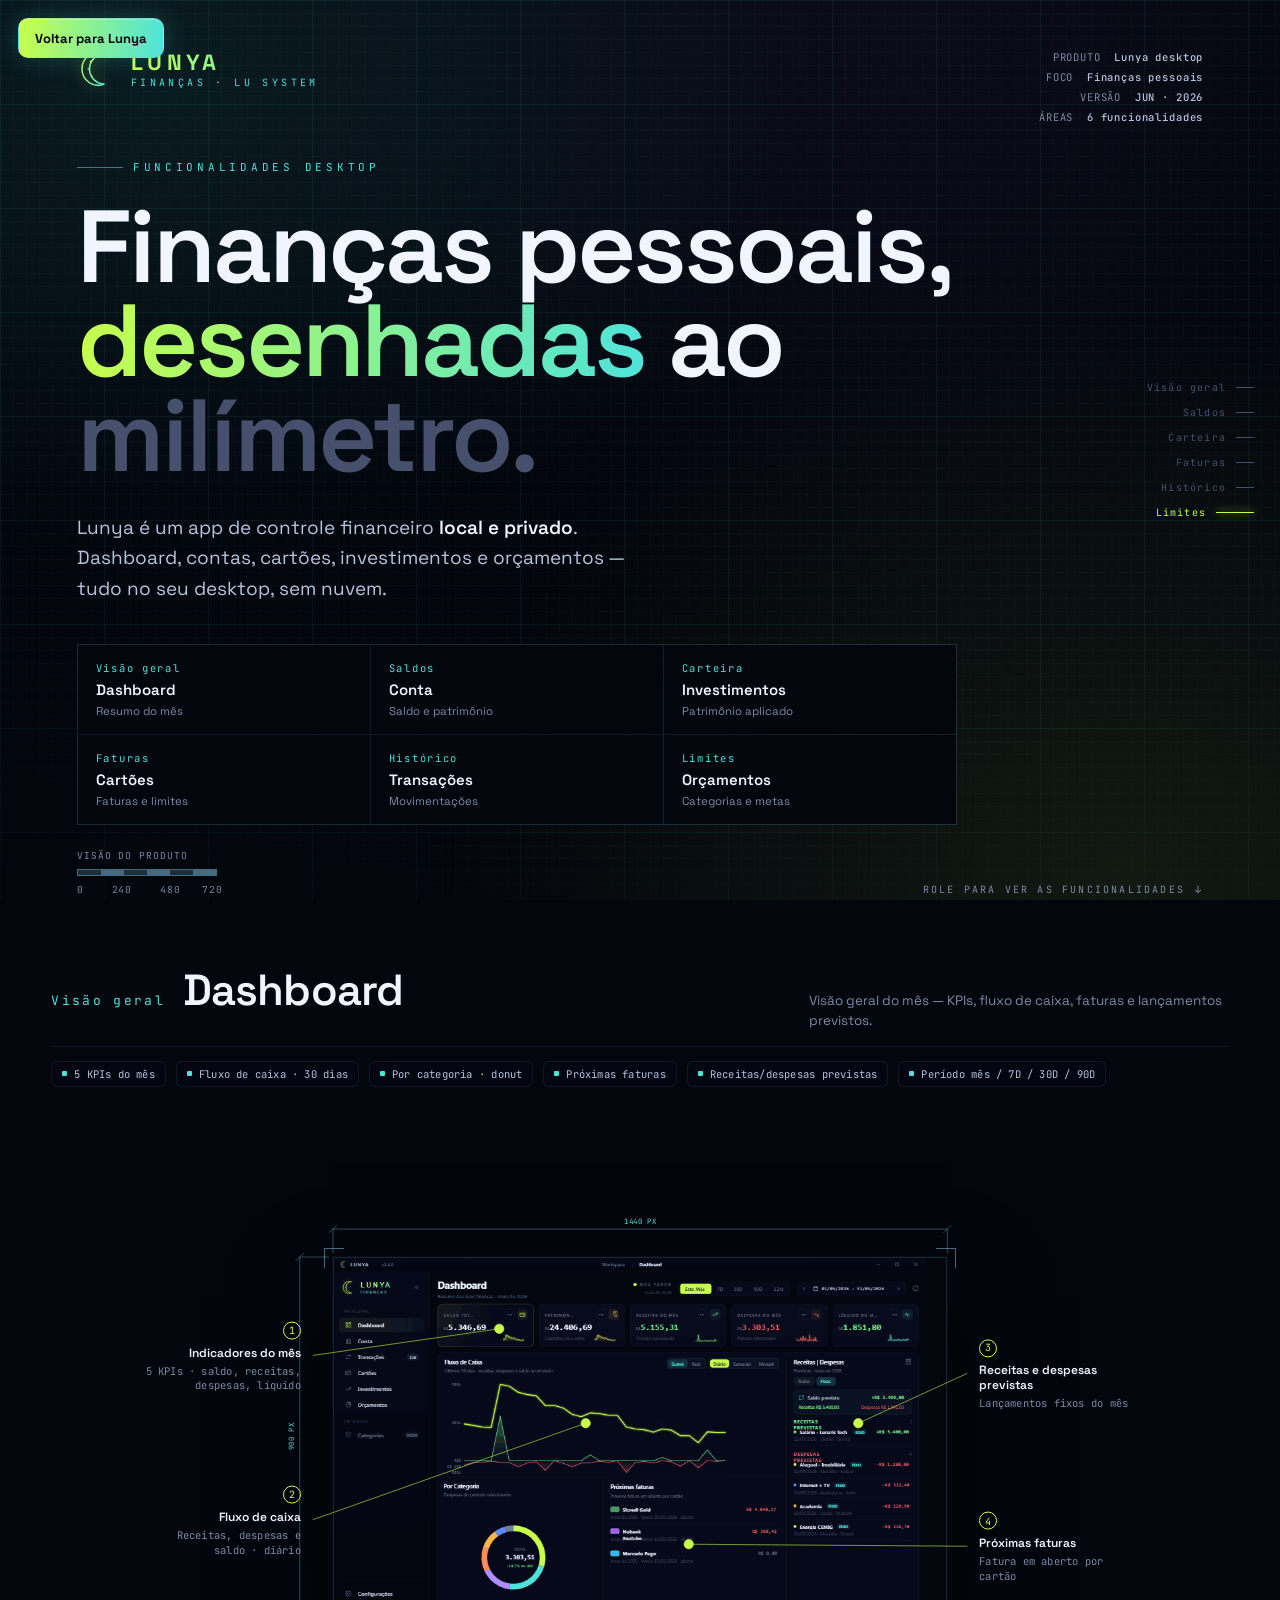
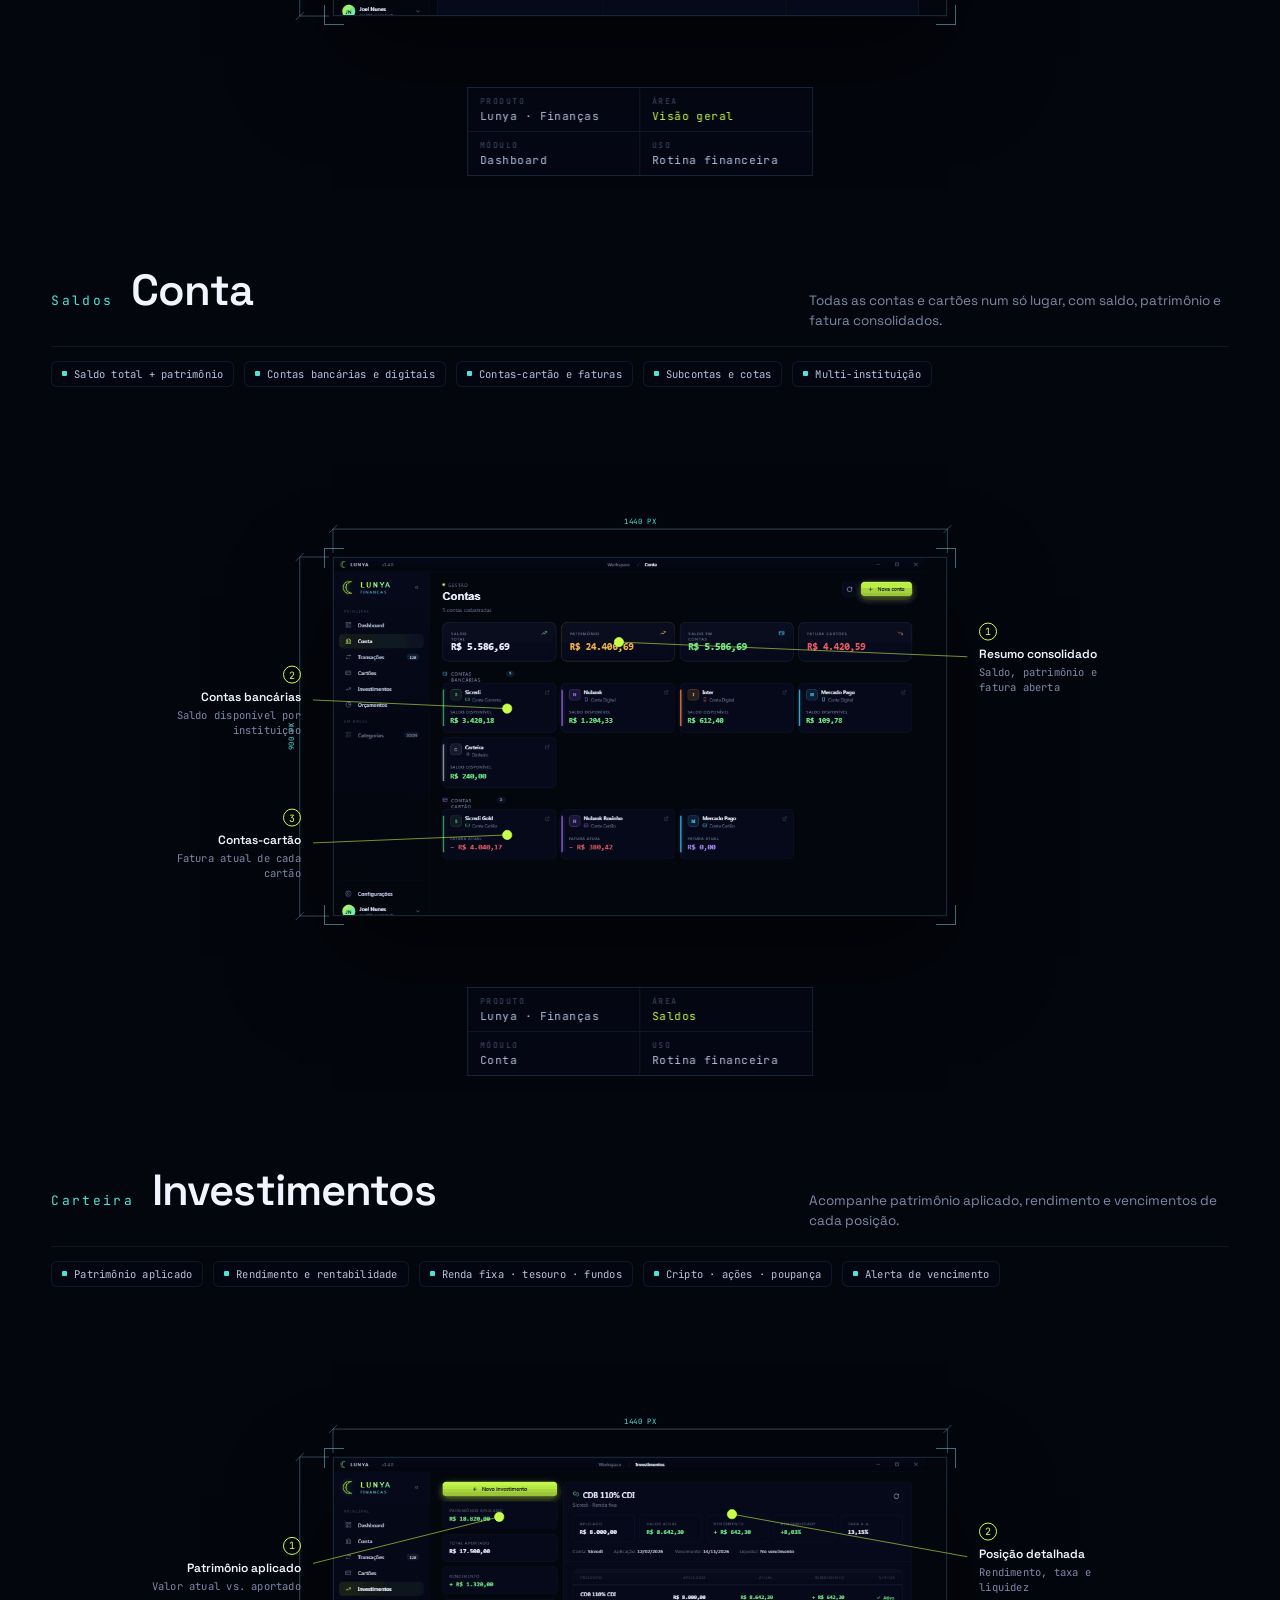
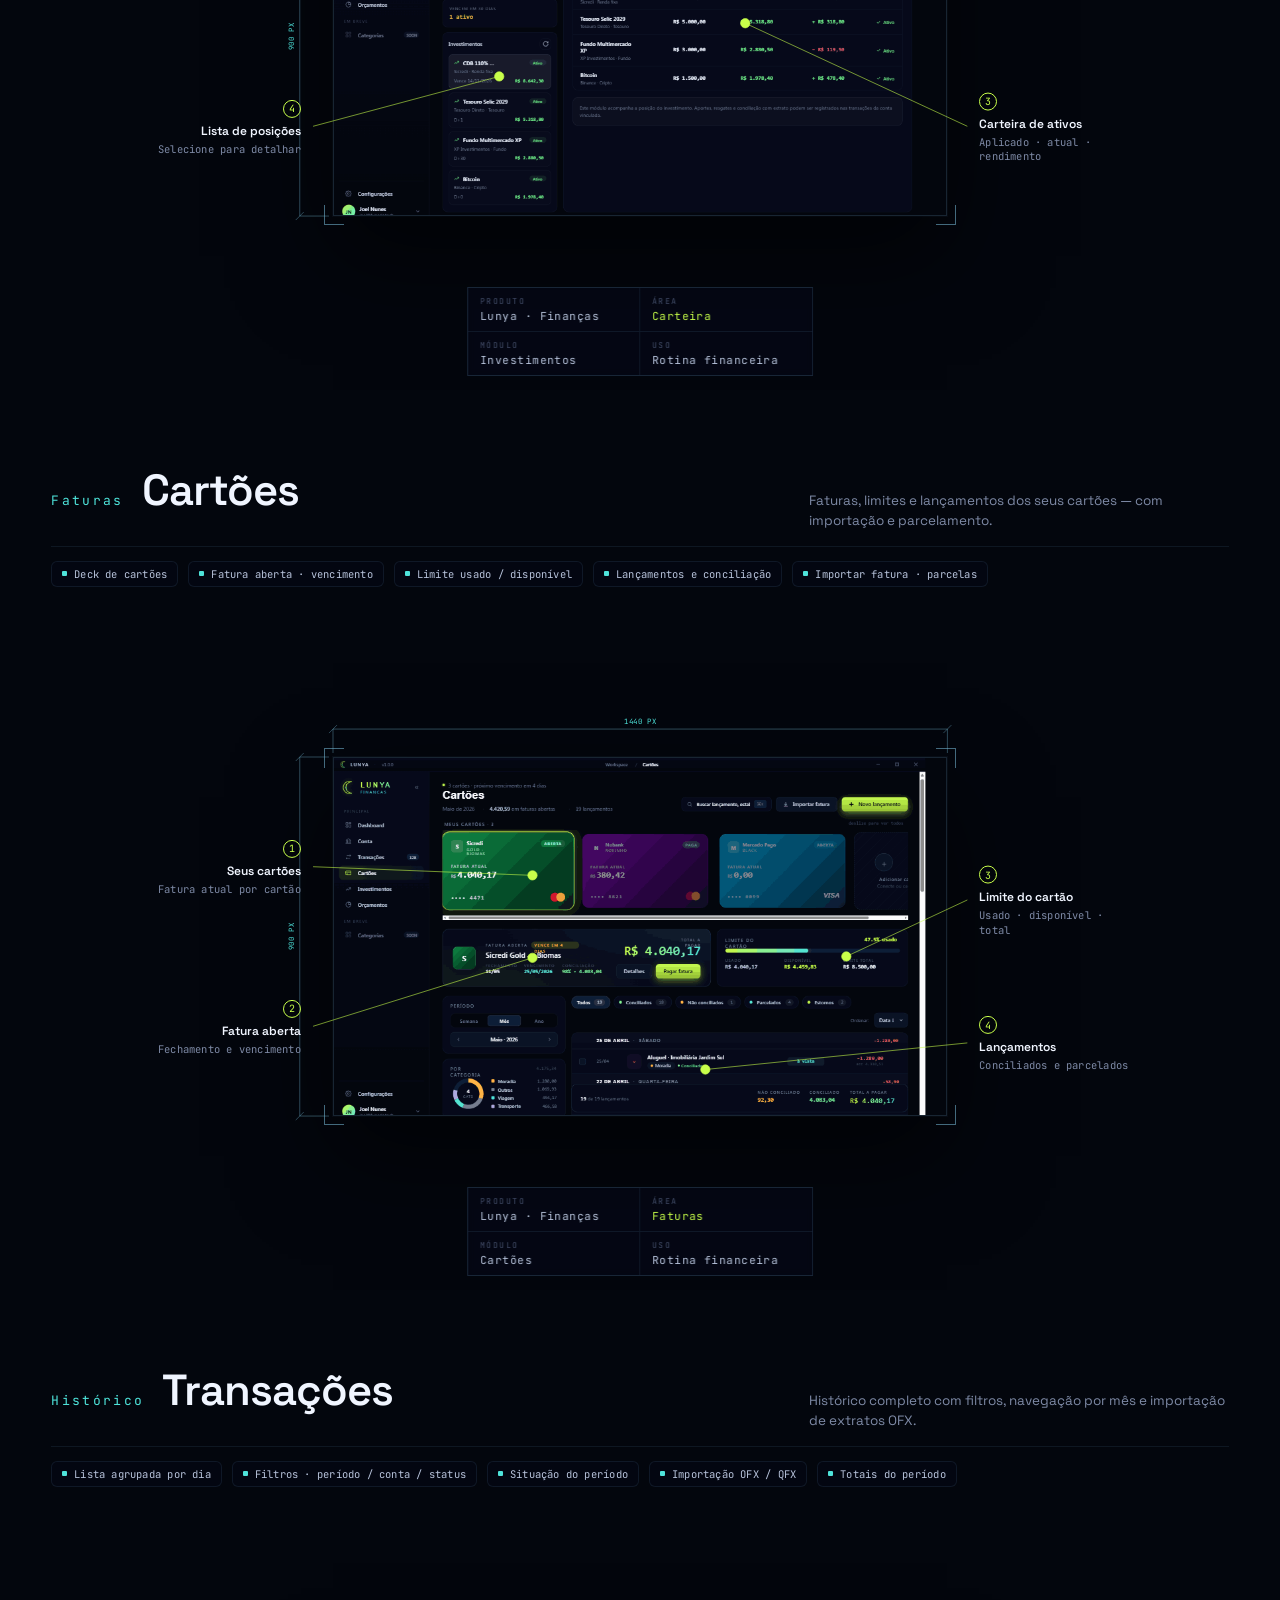
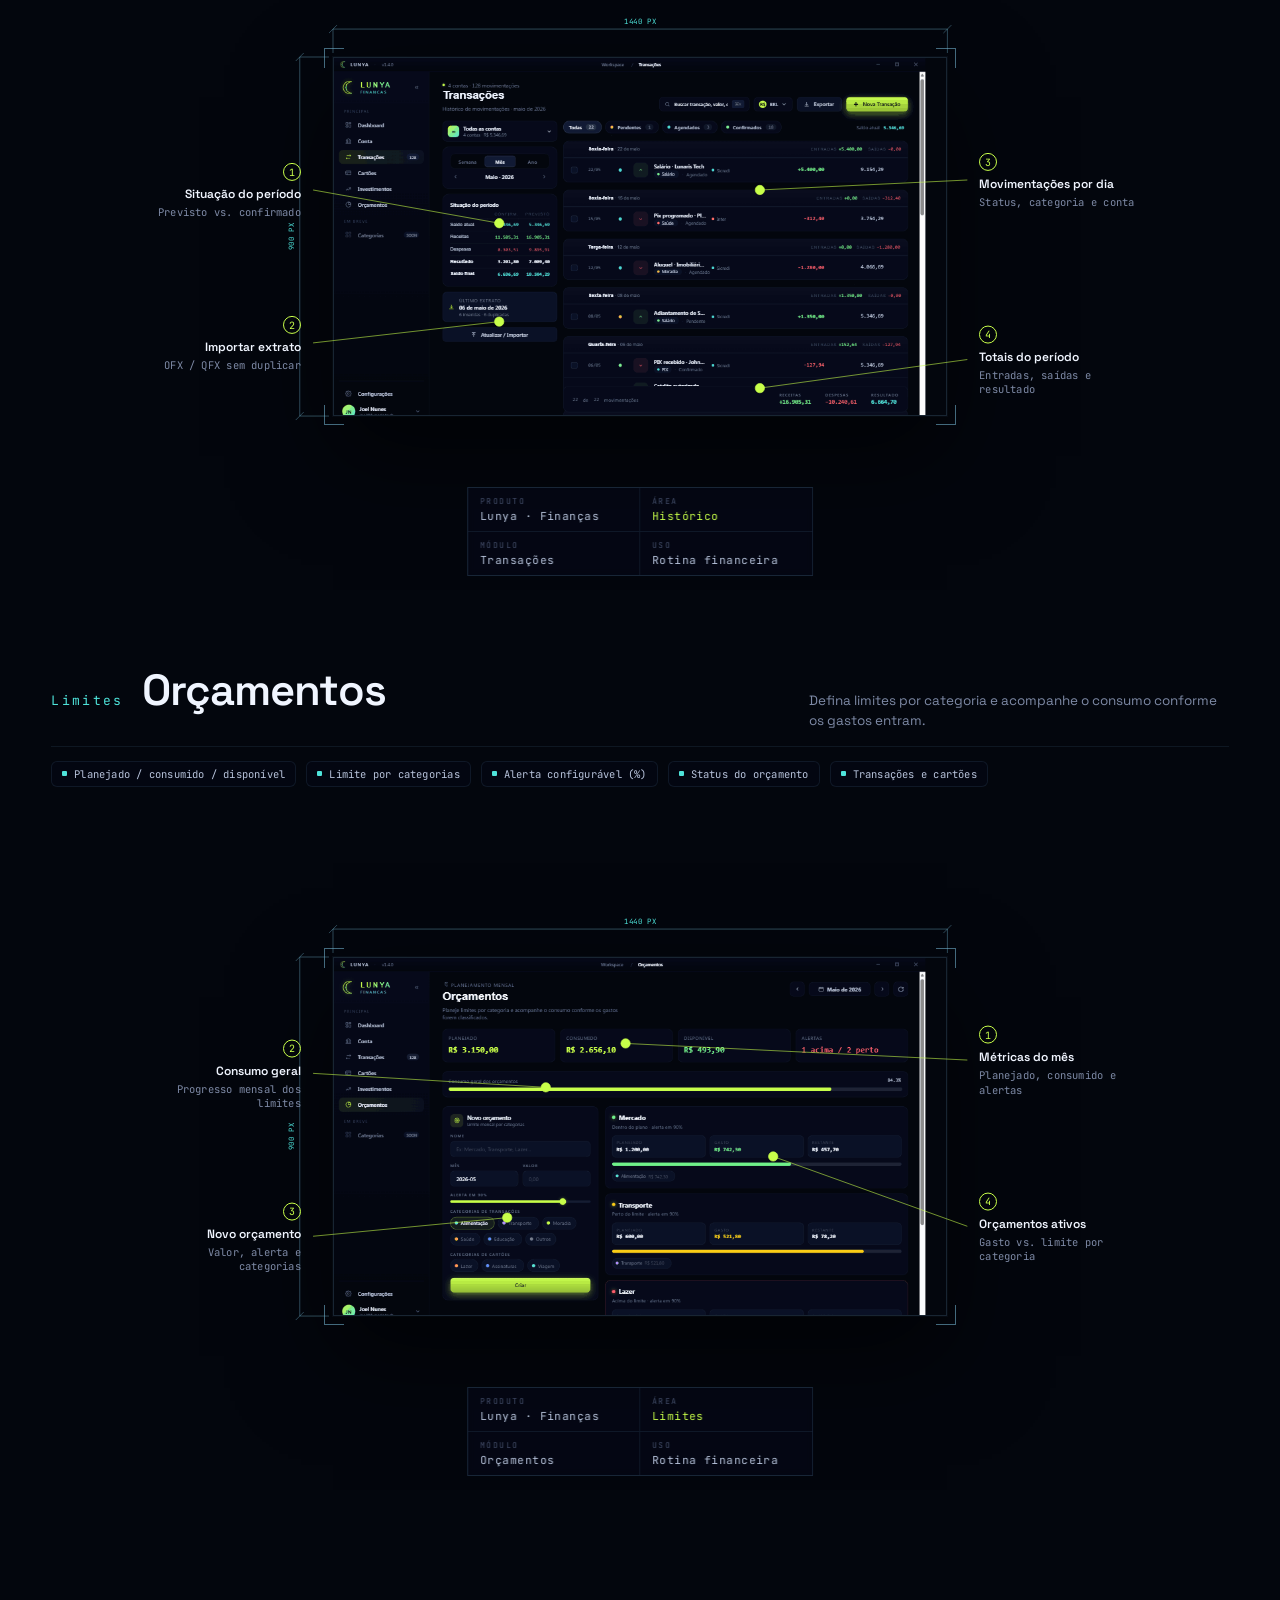
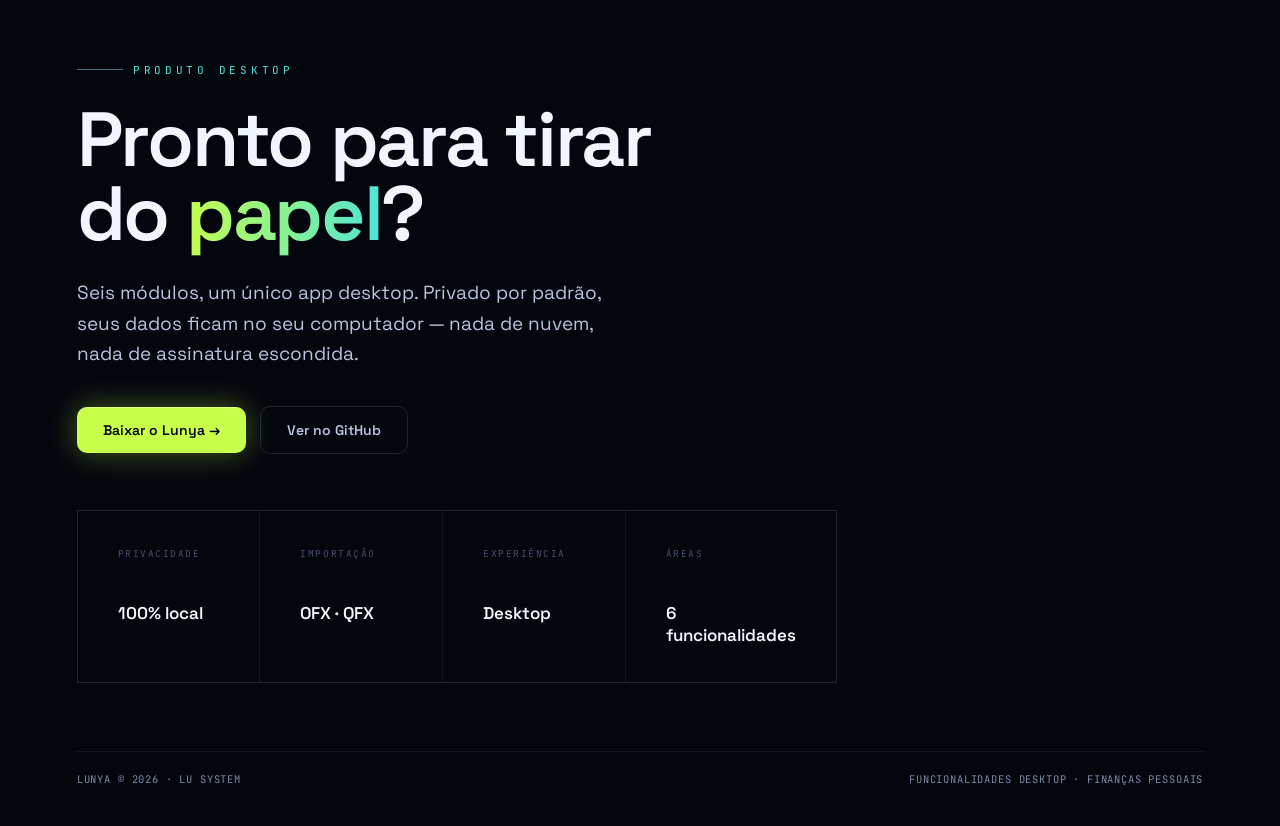
<file: caderno_features/Lunya - Caderno de Telas.html>
<!doctype html>
<html lang="pt-BR">
<head>
<meta charset="utf-8"/>
<title>Lunya — Apresentação</title>
<meta name="viewport" content="width=device-width,initial-scale=1"/>
<link rel="preconnect" href="https://fonts.googleapis.com"/>
<link rel="preconnect" href="https://fonts.gstatic.com" crossorigin/>
<link href="https://fonts.googleapis.com/css2?family=Space+Grotesk:wght@400;500;600;700&family=JetBrains+Mono:wght@400;500;600&display=swap" rel="stylesheet"/>
<link rel="stylesheet" href="site.css?v=4"/>
<template id="__bundler_thumbnail">
<svg viewBox="0 0 100 100" xmlns="http://www.w3.org/2000/svg">
<rect width="100" height="100" fill="#03060d"/>
<g stroke="#4ee3da" stroke-width="0.4" opacity="0.5">
<line x1="30" y1="0" x2="30" y2="100"/><line x1="70" y1="0" x2="70" y2="100"/>
<line x1="0" y1="30" x2="100" y2="30"/><line x1="0" y1="70" x2="100" y2="70"/>
</g>
<path d="M62 30 A22 22 0 1 0 62 70 A17 17 0 1 1 62 30 Z" stroke="#c8ff4a" stroke-width="2" fill="none"/>
</svg>
</template>
</head>
<body>
<div class="backdrop"></div>
<div class="stars"></div>

<a class="back-home" href="../index.html">Voltar para Lunya</a>
<nav class="rail" id="rail" aria-label="Índice de funcionalidades"></nav>

<main class="scene">

  <!-- ░░ CAPA / ÍNDICE ░░ -->
  <header class="cover" id="capa">
    <div class="cover-top">
      <div class="brand">
        <svg viewBox="0 0 64 64" width="40" height="40" fill="none">
          <defs><linearGradient id="mg" x1="0" y1="0" x2="1" y2="1"><stop offset="0" stop-color="#c8ff4a"/><stop offset="1" stop-color="#4ee3da"/></linearGradient></defs>
          <path d="M44 8 A26 26 0 1 0 44 56 A20 20 0 1 1 44 8 Z" stroke="url(#mg)" stroke-width="2.4" fill="none"/>
          <circle cx="22" cy="20" r="1.6" fill="#c8ff4a"/><circle cx="18" cy="32" r="1.4" fill="#4ee3da"/><circle cx="24" cy="44" r="1.6" fill="#4ee3da"/>
        </svg>
        <div>
          <div class="bn">LUNYA</div>
          <div class="bt">Finanças · Lu System</div>
        </div>
      </div>
      <div class="cover-meta">
        PRODUTO &nbsp;<b>Lunya desktop</b><br/>
        FOCO &nbsp;<b>Finanças pessoais</b><br/>
        VERSÃO &nbsp;<b>JUN · 2026</b><br/>
        ÁREAS &nbsp;<b>6 funcionalidades</b>
      </div>
    </div>

    <div class="cover-mid">
      <div class="cover-tag"><span class="ln"></span><span class="eyebrow">Funcionalidades desktop</span></div>
      <h1>Finanças pessoais,<br/><em>desenhadas</em> ao <span class="dim">milímetro.</span></h1>
      <p class="cover-sub">Lunya é um app de controle financeiro <b style="color:var(--t1);font-weight:600">local e privado</b>. Dashboard, contas, cartões, investimentos e orçamentos — tudo no seu desktop, sem nuvem.</p>

      <nav class="index" aria-label="Telas">
        <a href="#dashboard"><span class="code">Visão geral</span><span class="nm">Dashboard</span><span class="ds">Resumo do mês</span></a>
        <a href="#conta"><span class="code">Saldos</span><span class="nm">Conta</span><span class="ds">Saldo e patrimônio</span></a>
        <a href="#investimentos"><span class="code">Carteira</span><span class="nm">Investimentos</span><span class="ds">Patrimônio aplicado</span></a>
        <a href="#cartoes"><span class="code">Faturas</span><span class="nm">Cartões</span><span class="ds">Faturas e limites</span></a>
        <a href="#transacoes"><span class="code">Histórico</span><span class="nm">Transações</span><span class="ds">Movimentações</span></a>
        <a href="#orcamentos"><span class="code">Limites</span><span class="nm">Orçamentos</span><span class="ds">Categorias e metas</span></a>
      </nav>
    </div>

    <div class="cover-bottom">
      <div class="scalebar">
        <span>VISÃO DO PRODUTO</span>
        <div class="bars"><i></i><i></i><i></i><i></i><i></i><i></i></div>
        <span>0&nbsp;&nbsp;&nbsp;&nbsp;240&nbsp;&nbsp;&nbsp;&nbsp;480&nbsp;&nbsp;&nbsp;720</span>
      </div>
      <div class="scroll-hint"><span>Role para ver as funcionalidades</span><span>↓</span></div>
    </div>
  </header>

  <!-- ░░ PRANCHAS (geradas via JS) ░░ -->
  <div id="plates"></div>

  <!-- ░░ FECHAMENTO ░░ -->
  <section class="closing" id="fechamento">
    <div class="closing-mid">
      <div class="cover-tag"><span class="ln"></span><span class="eyebrow">Produto desktop</span></div>
      <h2>Pronto para tirar<br/>do <em>papel</em>?</h2>
      <p>Seis módulos, um único app desktop. Privado por padrão, seus dados ficam no seu computador — nada de nuvem, nada de assinatura escondida.</p>
      <div class="cta-row">
        <a class="btn btn-primary" href="https://github.com/MrJohnPaixao/Lunya" target="_blank" rel="noopener">Baixar o Lunya →</a>
        <a class="btn btn-ghost" href="https://github.com/MrJohnPaixao/Lunya" target="_blank" rel="noopener">Ver no GitHub</a>
      </div>
      <div class="specs-band">
        <div><div class="k">Privacidade</div><div class="v">100% local</div></div>
        <div><div class="k">Importação</div><div class="v">OFX · QFX</div></div>
        <div><div class="k">Experiência</div><div class="v">Desktop</div></div>
        <div><div class="k">Áreas</div><div class="v">6 funcionalidades</div></div>
      </div>
    </div>
    <div class="closing-foot">
      <span>LUNYA © 2026 · LU SYSTEM</span>
      <span>FUNCIONALIDADES DESKTOP · FINANÇAS PESSOAIS</span>
    </div>
  </section>

</main>

<script src="site.js?v=4"></script>
</body>
</html>
</file>
<file: lunya-page.css>
:root {
  --bg-0: #0A0F1E;
  --bg-1: #0D1830;
  --bg-2: #132040;
  --panel: rgba(13, 24, 48, 0.78);
  --panel-solid: #0D1830;
  --line: rgba(0, 229, 255, 0.18);
  --line-strong: rgba(0, 229, 255, 0.38);
  --text: #ffffff;
  --muted: #c9d8ec;
  --soft: #8A9CB5;
  --moon: #e9f7ff;
  --moon-dust: #91b3d3;
  --lunar-shadow: #132040;
  --lime: #C8FF00;
  --cyan: #00E5FF;
  --green: #7BFF6A;
  --violet: #82ffe8;
  --danger: #ff6b91;
  --shadow: 0 26px 80px rgba(0, 0, 0, 0.46);
  --glow-cyan: 0 0 14px rgba(0, 229, 255, 0.35);
  --glow-lime: 0 0 22px rgba(200, 255, 0, 0.28);
  --font-display: "Orbitron", sans-serif;
  --font-alt: "Exo 2", sans-serif;
  --font-body: "Inter", system-ui, -apple-system, BlinkMacSystemFont, "Segoe UI", sans-serif;
}

* {
  box-sizing: border-box;
}

html {
  scroll-behavior: smooth;
  scroll-padding-top: 96px;
}

@keyframes star-drift {
  from {
    background-position: 24px 18px, 96px 122px, 176px 64px;
  }

  to {
    background-position: 188px 206px, 328px 376px, 484px 400px;
  }
}

@keyframes lunar-breathe {
  0%,
  100% {
    opacity: 0.16;
    transform: translate3d(0, 0, 0) scale(1);
  }

  50% {
    opacity: 0.26;
    transform: translate3d(-14px, 10px, 0) scale(1.04);
  }
}

@keyframes lunar-float {
  0%,
  100% {
    transform: translate3d(0, 0, 0);
  }

  50% {
    transform: translate3d(0, -16px, 0);
  }
}

@keyframes orbit-spin {
  from {
    transform: rotate(0deg);
  }

  to {
    transform: rotate(360deg);
  }
}

@keyframes moon-pulse {
  0%,
  100% {
    opacity: 0.2;
    transform: scale(0.98);
  }

  50% {
    opacity: 0.3;
    transform: scale(1.03);
  }
}

@keyframes screen-glow {
  0%,
  100% {
    background-position: 20px 40px, 72px 96px;
  }

  50% {
    background-position: 40px 58px, 96px 118px;
  }
}

@keyframes stage-rise {
  from {
    opacity: 0;
    transform: translate3d(0, 18px, 0) scale(0.98);
  }

  to {
    opacity: 1;
    transform: translate3d(0, 0, 0) scale(1);
  }
}

@keyframes ambient-scan {
  0%,
  100% {
    opacity: 0.18;
    transform: translate3d(0, 0, 0) perspective(900px) rotateY(-16deg) rotateX(7deg);
  }

  50% {
    opacity: 0.32;
    transform: translate3d(-10px, 6px, 0) perspective(900px) rotateY(-16deg) rotateX(7deg);
  }
}

@keyframes soft-breathe {
  0%,
  100% {
    opacity: 0.18;
  }

  50% {
    opacity: 0.34;
  }
}

@keyframes shooting-star {
  0% {
    opacity: 0;
    transform: translate3d(0, 0, 0) rotate(-18deg) scaleX(0.2);
  }

  8% {
    opacity: 0.95;
  }

  42% {
    opacity: 0.9;
    transform: translate3d(-46vw, 34vh, 0) rotate(-18deg) scaleX(1);
  }

  56%,
  100% {
    opacity: 0;
    transform: translate3d(-58vw, 43vh, 0) rotate(-18deg) scaleX(0.55);
  }
}

body {
  margin: 0;
  min-height: 100vh;
  font-family: var(--font-body);
  color: var(--text);
  background:
    radial-gradient(70rem 42rem at 76% 12%, rgba(0, 146, 210, 0.22), rgba(0, 229, 255, 0.08) 36%, transparent 70%),
    radial-gradient(54rem 36rem at 18% 16%, rgba(19, 32, 64, 0.76), transparent 64%),
    linear-gradient(180deg, rgba(10, 15, 30, 0.68), rgba(7, 14, 30, 0.76) 46%, rgba(3, 7, 16, 0.92)),
    url("book_identidade/assets/deep-space-background.png") center top / cover fixed,
    #0A0F1E;
  overflow-x: hidden;
}

body::before {
  content: "";
  position: fixed;
  inset: 0;
  pointer-events: none;
  background-image:
    radial-gradient(circle, rgba(255, 255, 255, 0.52) 0 1px, transparent 1.6px),
    radial-gradient(circle, rgba(0, 140, 255, 0.44) 0 1px, transparent 1.5px),
    radial-gradient(circle, rgba(0, 229, 255, 0.32) 0 1px, transparent 1.6px);
  background-position: 24px 18px, 96px 122px, 176px 64px;
  background-size: 164px 188px, 232px 254px, 308px 336px;
  opacity: 0.32;
  mask-image: linear-gradient(to bottom, rgba(0, 0, 0, 0.9), transparent 78%);
  animation: star-drift 34s linear infinite;
  z-index: 0;
}

body::after {
  content: "";
  position: fixed;
  top: 92px;
  right: max(-160px, -7vw);
  width: min(46vw, 520px);
  aspect-ratio: 1;
  border-radius: 50%;
  pointer-events: none;
  background:
    radial-gradient(circle at 36% 34%, rgba(170, 229, 255, 0.34), rgba(0, 160, 225, 0.18) 24%, rgba(13, 24, 48, 0.12) 48%, transparent 74%),
    radial-gradient(circle at 66% 40%, rgba(10, 15, 30, 0.78), transparent 38%);
  box-shadow: 0 0 90px rgba(0, 160, 225, 0.14), 0 0 150px rgba(0, 229, 255, 0.08);
  opacity: 0.34;
  z-index: 0;
}

.site-header,
main,
.footer {
  position: relative;
  z-index: 1;
}

.shooting-stars {
  position: fixed;
  inset: 0;
  z-index: 0;
  pointer-events: none;
  overflow: hidden;
}

.shooting-stars span {
  position: absolute;
  top: 12%;
  left: 112%;
  width: clamp(120px, 16vw, 260px);
  height: 2px;
  border-radius: 999px;
  background: linear-gradient(90deg, rgba(255, 255, 255, 0), rgba(238, 246, 255, 0.92) 45%, rgba(0, 229, 255, 0));
  box-shadow: 0 0 18px rgba(0, 229, 255, 0.45), 0 0 34px rgba(238, 246, 255, 0.18);
  opacity: 0;
  transform-origin: right center;
  animation: shooting-star 8.5s linear infinite;
}

.shooting-stars span:nth-child(2) {
  top: 28%;
  left: 106%;
  width: clamp(90px, 12vw, 190px);
  animation-delay: -3.2s;
  animation-duration: 11s;
}

.shooting-stars span:nth-child(3) {
  top: 8%;
  left: 92%;
  width: clamp(80px, 10vw, 160px);
  animation-delay: -6.4s;
  animation-duration: 13s;
}

.shooting-stars span:nth-child(4) {
  top: 46%;
  left: 118%;
  width: clamp(110px, 14vw, 220px);
  animation-delay: -9s;
  animation-duration: 15s;
}

a {
  color: inherit;
  text-decoration: none;
}

.site-header {
  position: sticky;
  top: 0;
  z-index: 20;
  display: flex;
  align-items: center;
  justify-content: space-between;
  gap: 24px;
  width: 100%;
  margin: 0;
  padding: 10px 24px;
  border: 1px solid var(--line);
  border-radius: 0;
  border-left: 0;
  border-right: 0;
  background: rgba(10, 15, 30, 0.82);
  backdrop-filter: blur(18px);
  box-shadow: 0 16px 38px rgba(0, 0, 0, 0.24);
}

.brand,
.footer-brand {
  display: inline-flex;
  align-items: center;
  gap: 10px;
  flex-wrap: wrap;
  font-weight: 700;
  letter-spacing: 0.12em;
  text-transform: uppercase;
  font-family: var(--font-display);
}

.brand img,
.footer-brand img {
  border-radius: 8px;
  object-fit: contain;
  filter: drop-shadow(0 0 18px rgba(238, 246, 255, 0.22)) drop-shadow(0 0 26px rgba(0, 229, 255, 0.18));
}

.brand-lu {
  color: var(--lime);
}

.brand-system {
  color: var(--cyan);
}

.brand small,
.footer-brand small {
  padding: 4px 8px;
  border: 1px solid var(--line-strong);
  border-radius: 999px;
  color: var(--muted);
  font-family: var(--font-alt);
  font-size: 0.68rem;
  letter-spacing: 0.18em;
}

.nav {
  display: flex;
  align-items: center;
  gap: 24px;
  color: var(--muted);
  font-size: 0.94rem;
  font-family: var(--font-alt);
  font-weight: 500;
  letter-spacing: 0.06em;
}

.nav a:hover,
.header-cta:hover,
.secondary-button:hover {
  color: var(--cyan);
}

.header-cta,
.primary-button,
.secondary-button {
  display: inline-flex;
  align-items: center;
  justify-content: center;
  min-height: 44px;
  border-radius: 8px;
  font-weight: 700;
  font-family: var(--font-alt);
  transition: transform 180ms ease, box-shadow 180ms ease, border-color 180ms ease, color 180ms ease;
}

.header-cta:hover,
.primary-button:hover,
.secondary-button:hover {
  transform: translateY(-2px);
}

.header-cta {
  padding: 0 16px;
  color: var(--bg-0);
  background: linear-gradient(96deg, var(--lime), var(--cyan));
  box-shadow: 0 0 18px rgba(0, 229, 255, 0.2), var(--glow-lime);
}

.hero {
  position: relative;
  display: grid;
  grid-template-columns: minmax(0, 0.78fr) minmax(500px, 1.22fr);
  align-items: center;
  gap: 34px;
  width: min(1320px, calc(100% - 32px));
  min-height: calc(100vh - 88px);
  margin: 0 auto;
  padding: 52px 0 44px;
}

.hero::before {
  content: "";
  position: absolute;
  left: -12vw;
  bottom: 7%;
  width: min(36vw, 410px);
  aspect-ratio: 1;
  border: 1px solid rgba(238, 246, 255, 0.16);
  border-radius: 50%;
  background:
    radial-gradient(circle at 38% 38%, rgba(0, 229, 255, 0.16), transparent 18%),
    radial-gradient(circle at 58% 62%, rgba(19, 32, 64, 0.22), transparent 12%),
    radial-gradient(circle at 34% 70%, rgba(0, 146, 210, 0.14), transparent 9%);
  box-shadow: inset -38px -42px 70px rgba(3, 8, 18, 0.64), 0 0 90px rgba(0, 146, 210, 0.12);
  opacity: 0.56;
  pointer-events: none;
}

.hero-copy {
  position: relative;
  z-index: 2;
}

.eyebrow {
  margin: 0 0 14px;
  font-family: var(--font-alt);
  font-size: 0.78rem;
  font-weight: 700;
  letter-spacing: 0.24em;
  text-transform: uppercase;
  color: var(--cyan);
  text-shadow: 0 0 18px rgba(0, 229, 255, 0.16);
}

.product-mark {
  display: inline-flex;
  align-items: center;
  margin: 6px 0 18px;
  color: var(--moon);
  font-family: var(--font-display);
  font-size: clamp(1.1rem, 2vw, 1.45rem);
  font-weight: 800;
  letter-spacing: 0.22em;
  text-transform: uppercase;
}

.product-mark img {
  width: clamp(52px, 6.2vw, 78px);
  height: auto;
  filter: drop-shadow(0 0 24px rgba(238, 246, 255, 0.22)) drop-shadow(0 0 30px rgba(0, 229, 255, 0.2));
}

h1,
h2,
h3,
p {
  overflow-wrap: anywhere;
}

h1 {
  display: block;
  margin: 0;
  padding-bottom: 0.08em;
  max-width: 100%;
  font-family: var(--font-display);
  font-size: clamp(4rem, 7.2vw, 7.25rem);
  line-height: 1;
  letter-spacing: 0;
  white-space: nowrap;
  text-transform: uppercase;
  background: linear-gradient(94deg, var(--lime) 0%, var(--green) 36%, var(--cyan) 88%);
  -webkit-background-clip: text;
  background-clip: text;
  color: transparent;
}

.hero-lead {
  max-width: 620px;
  margin: 18px 0 0;
  font-size: clamp(1.12rem, 1.7vw, 1.48rem);
  line-height: 1.25;
  color: var(--text);
  font-family: var(--font-alt);
  font-weight: 300;
}

.hero-actions {
  display: flex;
  flex-wrap: wrap;
  gap: 12px;
  margin-top: 24px;
}

.primary-button,
.secondary-button {
  padding: 0 22px;
  border: 1px solid var(--line-strong);
}

.primary-button {
  color: var(--bg-0);
  background: linear-gradient(95deg, var(--lime), var(--cyan));
  box-shadow: var(--glow-lime);
}

.secondary-button {
  color: var(--text);
  background: rgba(255, 255, 255, 0.035);
}

.hero-metrics {
  display: grid;
  grid-template-columns: repeat(2, minmax(0, 1fr));
  gap: 14px;
  max-width: 680px;
  margin: 26px 0 0;
}

.hero-metrics div,
.feature-card,
.download-card,
.dashboard-snapshot,
.security-grid div,
.legal-summary,
.legal-doc details,
.floating-panel {
  border: 1px solid var(--line);
  background:
    linear-gradient(180deg, rgba(0, 229, 255, 0.065), rgba(19, 32, 64, 0.2)),
    rgba(10, 15, 30, 0.48);
  box-shadow: var(--shadow);
  transition: transform 220ms ease, border-color 220ms ease, background-color 220ms ease, box-shadow 220ms ease;
}

.hero-metrics div:hover,
.feature-card:hover,
.download-card:hover,
.security-grid div:hover,
.legal-summary:hover {
  transform: translateY(-4px);
  border-color: var(--line-strong);
  box-shadow: 0 30px 90px rgba(0, 0, 0, 0.5), 0 0 28px rgba(238, 246, 255, 0.05);
}

.hero-metrics div {
  padding: 15px;
  border-radius: 8px;
}

.hero-metrics dt {
  margin-bottom: 7px;
  color: var(--moon);
  font-weight: 700;
}

.hero-metrics dd {
  margin: 0;
  color: var(--soft);
  line-height: 1.5;
}

.phone-stage {
  position: relative;
  display: grid;
  place-items: center;
  min-height: 660px;
}

.desktop-stage {
  position: relative;
  display: grid;
  place-items: center;
  min-height: 560px;
  min-width: 0;
  overflow: hidden;
}

.phone-stage::before,
.desktop-stage::before {
  content: "";
  position: absolute;
  width: min(96%, 560px);
  aspect-ratio: 1;
  border-radius: 50%;
  background:
    radial-gradient(circle, rgba(0, 229, 255, 0.17), transparent 29%),
    conic-gradient(from 225deg, rgba(0, 146, 210, 0.3), transparent 28%, rgba(200, 255, 0, 0.14), transparent 58%, rgba(0, 229, 255, 0.14));
  filter: blur(10px);
  opacity: 0.66;
  pointer-events: none;
  animation: moon-pulse 8s ease-in-out infinite;
}

.desktop-stage::before {
  animation: none;
}

.system-moon {
  position: absolute;
  width: min(68%, 460px);
  height: auto;
  opacity: 0.16;
  filter: drop-shadow(0 0 54px rgba(0, 229, 255, 0.14));
  pointer-events: none;
}

.orbit-ring {
  position: absolute;
  width: min(92%, 520px);
  aspect-ratio: 1;
  border: 1px solid rgba(238, 246, 255, 0.24);
  border-radius: 50%;
  box-shadow:
    inset 0 0 48px rgba(238, 246, 255, 0.07),
    0 0 80px rgba(0, 229, 255, 0.08);
  animation: orbit-spin 24s linear infinite;
}

.orbit-ring::before,
.orbit-ring::after {
  content: "";
  position: absolute;
  width: 9px;
  height: 9px;
  border-radius: 50%;
  background: var(--moon);
  box-shadow: 0 0 16px rgba(238, 246, 255, 0.5), 0 0 24px rgba(0, 229, 255, 0.28);
}

.orbit-ring::before {
  top: 12%;
  left: 20%;
}

.orbit-ring::after {
  right: 14%;
  bottom: 23%;
  width: 6px;
  height: 6px;
}

.phone {
  position: relative;
  width: min(78vw, 310px);
  margin: 0;
  padding: 10px;
  border: 1px solid rgba(238, 246, 255, 0.16);
  border-radius: 34px;
  background: #05080f;
  box-shadow: 0 34px 100px rgba(0, 0, 0, 0.58), 0 0 46px rgba(238, 246, 255, 0.06);
  animation: lunar-float 8.5s ease-in-out infinite;
}

.desktop-window {
  position: relative;
  z-index: 2;
  width: min(100%, 820px);
  margin: 0;
  padding: 10px;
  border: 1px solid rgba(238, 246, 255, 0.18);
  border-radius: 16px;
  background: #05080f;
  box-shadow: 0 34px 110px rgba(0, 0, 0, 0.6), 0 0 54px rgba(0, 229, 255, 0.12);
  animation: stage-rise 720ms ease both;
}

.desktop-ambient {
  position: absolute;
  pointer-events: none;
  border: 1px solid rgba(0, 229, 255, 0.16);
  background:
    linear-gradient(rgba(0, 229, 255, 0.12) 1px, transparent 1px),
    linear-gradient(90deg, rgba(0, 229, 255, 0.12) 1px, transparent 1px);
  background-size: 28px 28px;
  opacity: 0.28;
}

.desktop-ambient-one {
  inset: 82px 2vw auto auto;
  width: min(58%, 620px);
  height: 74%;
  transform: perspective(900px) rotateY(-16deg) rotateX(7deg);
  transform-origin: right center;
  animation: ambient-scan 11s ease-in-out infinite;
}

.desktop-ambient-two {
  left: 4%;
  bottom: 10%;
  width: 42%;
  height: 120px;
  border-color: rgba(200, 255, 0, 0.16);
  background:
    linear-gradient(90deg, transparent, rgba(200, 255, 0, 0.22), transparent),
    linear-gradient(rgba(200, 255, 0, 0.08) 1px, transparent 1px);
  background-size: 100% 1px, 24px 24px;
  transform: skewX(-18deg);
  opacity: 0.2;
  animation: soft-breathe 9s ease-in-out infinite;
}

.window-bar {
  display: flex;
  align-items: center;
  gap: 8px;
  height: 34px;
  padding: 0 12px;
  border: 1px solid var(--line);
  border-bottom: 0;
  border-radius: 10px 10px 0 0;
  color: var(--soft);
  background: rgba(10, 15, 30, 0.92);
  font-family: "JetBrains Mono", monospace;
  font-size: 0.72rem;
  letter-spacing: 0.08em;
}

.window-bar i {
  width: 9px;
  height: 9px;
  border-radius: 50%;
  background: var(--line-strong);
}

.window-bar i:first-child {
  background: var(--danger);
}

.window-bar i:nth-child(2) {
  background: var(--lime);
}

.window-bar i:nth-child(3) {
  background: var(--cyan);
}

.window-bar span {
  margin-left: 8px;
}

.desktop-window img {
  display: block;
  width: 100%;
  height: auto;
  border: 1px solid var(--line);
  border-radius: 0 0 10px 10px;
  background: rgba(0, 0, 0, 0.22);
}

.phone::before {
  content: "";
  position: absolute;
  top: 18px;
  left: 50%;
  width: 88px;
  height: 20px;
  border-radius: 999px;
  background: #0a0f1e;
  transform: translateX(-50%);
  z-index: 1;
}

.phone-screen {
  position: relative;
  display: flex;
  min-height: 628px;
  flex-direction: column;
  align-items: center;
  padding: 82px 22px 0;
  border-radius: 26px;
  background:
    radial-gradient(circle at 62% 18%, rgba(0, 229, 255, 0.18), transparent 16%),
    radial-gradient(120% 80% at 70% 10%, #143057, #0D1830 58%, #0A0F1E),
    linear-gradient(180deg, rgba(0, 229, 255, 0.075), rgba(200, 255, 0, 0.032));
  overflow: hidden;
}

.phone-screen::before {
  content: "";
  position: absolute;
  inset: 0;
  background-image:
    radial-gradient(circle, rgba(255, 255, 255, 0.72) 1px, transparent 1.6px),
    radial-gradient(circle, rgba(255, 255, 255, 0.35) 1px, transparent 1.4px);
  background-position: 20px 40px, 72px 96px;
  background-size: 92px 120px, 128px 150px;
  opacity: 0.42;
  animation: screen-glow 10s ease-in-out infinite;
}

.phone-screen > * {
  position: relative;
  z-index: 1;
}

.phone-screen img {
  width: 48%;
  height: auto;
  margin-top: 32px;
  filter: drop-shadow(0 0 24px rgba(238, 246, 255, 0.2)) drop-shadow(0 0 28px rgba(0, 229, 255, 0.18));
}

.screen-brand {
  margin-top: 28px;
  font-family: var(--font-display);
  font-size: 2.35rem;
  font-weight: 800;
  letter-spacing: 0.18em;
  text-transform: uppercase;
  background: linear-gradient(94deg, var(--lime), var(--green), var(--cyan));
  -webkit-background-clip: text;
  background-clip: text;
  color: transparent;
}

.screen-subtitle {
  margin-top: 10px;
  color: var(--cyan);
  font-family: var(--font-alt);
  font-size: 0.78rem;
  font-weight: 700;
  letter-spacing: 0.46em;
  text-transform: uppercase;
}

.screen-card {
  width: 100%;
  margin-top: 58px;
  padding: 16px;
  border: 1px solid var(--line-strong);
  border-radius: 12px;
  background: rgba(238, 246, 255, 0.055);
  box-shadow: inset 0 1px 0 rgba(255, 255, 255, 0.04);
}

.screen-card span {
  display: block;
  color: var(--soft);
  font-size: 0.78rem;
}

.screen-card strong {
  display: block;
  margin-top: 6px;
  font-family: "JetBrains Mono", monospace;
  font-size: 1.1rem;
}

.screen-nav {
  display: flex;
  justify-content: space-around;
  width: calc(100% + 44px);
  height: 56px;
  margin-top: auto;
  border-top: 1px solid var(--line);
  background: rgba(8, 14, 28, 0.84);
}

.screen-nav i {
  width: 22px;
  height: 22px;
  margin-top: 17px;
  border-radius: 7px;
  background: rgba(0, 229, 255, 0.18);
}

.screen-nav i:first-child {
  background: var(--lime);
  box-shadow: var(--glow-lime);
}

.floating-panel {
  position: absolute;
  width: 178px;
  padding: 14px;
  border-radius: 8px;
  backdrop-filter: blur(18px);
  box-shadow: 0 24px 70px rgba(0, 0, 0, 0.42), 0 0 26px rgba(238, 246, 255, 0.06);
  animation: lunar-float 7.5s ease-in-out infinite;
}

.floating-panel span,
.floating-panel small,
.snapshot-top span {
  display: block;
  color: var(--soft);
  font-size: 0.78rem;
}

.floating-panel strong {
  display: block;
  margin: 6px 0 3px;
  font-family: "JetBrains Mono", monospace;
  font-size: 1.28rem;
}

.balance-panel {
  left: 0;
  top: 22%;
}

.card-panel {
  right: 0;
  bottom: 18%;
  animation-delay: -2.4s;
}

.ticker {
  display: grid;
  grid-template-columns: repeat(4, minmax(0, 1fr));
  width: min(1180px, calc(100% - 32px));
  margin: 0 auto;
  border-top: 1px solid var(--line);
  border-bottom: 1px solid var(--line);
  background: linear-gradient(90deg, transparent, rgba(238, 246, 255, 0.035), transparent);
}

.ticker span {
  padding: 18px;
  text-align: center;
  color: var(--muted);
  font-weight: 700;
}

.ticker span + span {
  border-left: 1px solid var(--line);
}

.section,
.app-preview {
  width: min(1180px, calc(100% - 32px));
  margin: 0 auto;
  padding: 96px 0;
  scroll-margin-top: 104px;
}

.section-heading {
  max-width: 720px;
  margin-bottom: 34px;
}

.section-heading p:not(.eyebrow) {
  margin: 20px 0 0;
  color: var(--soft);
  line-height: 1.6;
}

code {
  font-family: "JetBrains Mono", monospace;
  color: var(--lime);
}

h2 {
  margin: 0;
  font-family: var(--font-display);
  font-size: clamp(2.15rem, 5vw, 4.5rem);
  line-height: 1.06;
  letter-spacing: 0;
  text-transform: uppercase;
}

h3 {
  margin: 0 0 10px;
  font-family: var(--font-alt);
  font-size: 1.18rem;
}

.feature-grid {
  display: grid;
  grid-template-columns: repeat(4, minmax(0, 1fr));
  gap: 14px;
}

.feature-card {
  display: flex;
  min-height: 220px;
  flex-direction: column;
  padding: 20px;
  border-radius: 8px;
}

.download-grid {
  display: grid;
  grid-template-columns: minmax(0, 860px);
  gap: 14px;
}

.download-card {
  display: flex;
  min-height: 310px;
  flex-direction: column;
  align-items: flex-start;
  padding: 24px;
  border-radius: 8px;
}

.download-platform {
  display: inline-flex;
  margin-bottom: 42px;
  padding: 7px 10px;
  border: 1px solid var(--line);
  border-radius: 8px;
  font-family: "JetBrains Mono", monospace;
  font-size: 0.78rem;
  color: var(--cyan);
  background: rgba(0, 229, 255, 0.07);
}

.download-card p {
  flex: 1;
  margin: 0 0 24px;
  color: var(--soft);
  line-height: 1.6;
}

.mobile-prototype {
  display: grid;
  grid-template-columns: minmax(0, 0.82fr) minmax(220px, 300px) minmax(260px, 0.42fr);
  gap: 24px;
  align-items: center;
  padding-top: 22px;
}

.mobile-prototype-copy,
.mobile-prototype-panel {
  border: 1px solid var(--line);
  border-radius: 8px;
  background:
    linear-gradient(180deg, rgba(0, 229, 255, 0.045), rgba(19, 32, 64, 0.16)),
    rgba(10, 15, 30, 0.44);
  box-shadow: 0 22px 62px rgba(0, 0, 0, 0.32);
}

.mobile-prototype-copy {
  padding: 28px;
}

.mobile-prototype-visual {
  position: relative;
  display: grid;
  min-height: min(620px, 78vh);
  place-items: center;
  overflow: visible;
}

.mobile-prototype-visual::before {
  content: "";
  position: absolute;
  width: min(92%, 320px);
  aspect-ratio: 1;
  border-radius: 50%;
  background:
    radial-gradient(circle, rgba(0, 229, 255, 0.16), transparent 34%),
    conic-gradient(from 220deg, rgba(200, 255, 0, 0.24), transparent 34%, rgba(0, 229, 255, 0.18), transparent 68%);
  filter: blur(8px);
  opacity: 0.58;
  animation: soft-breathe 8s ease-in-out infinite;
}

.mobile-phone {
  z-index: 1;
  width: min(100%, 270px);
  animation: lunar-float 8.5s ease-in-out infinite;
}

.mobile-phone .phone-screen {
  min-height: 548px;
}

.mobile-phone .screen-brand {
  font-size: 2rem;
}

.mobile-phone .screen-subtitle {
  letter-spacing: 0.32em;
}

.mobile-prototype-copy h2 {
  max-width: 760px;
}

.mobile-prototype-copy p:not(.eyebrow),
.mobile-prototype-panel p {
  margin: 18px 0 0;
  color: var(--soft);
  line-height: 1.65;
}

.mobile-prototype-panel {
  display: flex;
  flex-direction: column;
  align-items: flex-start;
  padding: 24px;
}

.mobile-prototype-panel .download-platform {
  margin-bottom: 28px;
}

.mobile-prototype-panel h3 {
  font-size: 1.4rem;
}

.mobile-actions {
  display: flex;
  flex-wrap: wrap;
  gap: 12px;
  margin-top: auto;
  padding-top: 24px;
}

.download-alt {
  display: inline-flex;
  margin-top: 12px;
  color: var(--cyan);
  font-size: 0.92rem;
  font-weight: 700;
}

.desktop-screens {
  padding-bottom: 64px;
}

.screen-showcase {
  display: grid;
  gap: 14px;
}

.screen-feature {
  display: grid;
  grid-template-columns: minmax(240px, 0.36fr) minmax(0, 1fr);
  gap: 18px;
  align-items: stretch;
  padding: 18px;
  border: 1px solid var(--line);
  border-radius: 8px;
  background:
    radial-gradient(circle at 82% 18%, rgba(0, 229, 255, 0.12), transparent 18rem),
    linear-gradient(180deg, rgba(0, 229, 255, 0.065), rgba(19, 32, 64, 0.2)),
    rgba(10, 15, 30, 0.5);
  box-shadow: var(--shadow);
  overflow: visible;
}

.screen-feature-copy {
  display: flex;
  min-width: 0;
  flex-direction: column;
  justify-content: center;
  padding: 10px 6px;
}

.screen-code,
.desktop-screen-card span {
  font-family: "JetBrains Mono", monospace;
  color: var(--cyan);
  font-size: 0.78rem;
  letter-spacing: 0.16em;
}

.screen-feature h3 {
  margin: 16px 0 12px;
  font-family: var(--font-display);
  font-size: clamp(1.55rem, 3vw, 2.55rem);
  line-height: 1;
  text-transform: uppercase;
}

.screen-feature p {
  margin: 0;
  color: var(--soft);
  line-height: 1.6;
}

.screen-feature img,
.desktop-screen-card img {
  display: block;
  width: 100%;
  height: auto;
  border: 1px solid var(--line);
  border-radius: 8px;
  background: rgba(0, 0, 0, 0.18);
  box-shadow: 0 24px 70px rgba(0, 0, 0, 0.38);
}

.screen-feature img {
  align-self: center;
}

.screen-grid {
  display: grid;
  grid-template-columns: repeat(6, minmax(0, 1fr));
  gap: 14px;
}

.desktop-screen-card {
  display: grid;
  grid-template-rows: auto 1fr;
  gap: 12px;
  min-width: 0;
  width: 100%;
  color: inherit;
  text-align: left;
  font: inherit;
  cursor: pointer;
  padding: 12px;
  border: 1px solid var(--line);
  border-radius: 8px;
  background:
    linear-gradient(180deg, rgba(0, 229, 255, 0.045), rgba(19, 32, 64, 0.18)),
    rgba(10, 15, 30, 0.46);
  box-shadow: 0 22px 62px rgba(0, 0, 0, 0.32);
  transition: transform 220ms ease, border-color 220ms ease, box-shadow 220ms ease;
}

.desktop-screen-card:hover,
.desktop-screen-card:focus-visible,
.screen-feature:hover {
  transform: translateY(-4px);
  border-color: var(--line-strong);
  box-shadow: 0 30px 90px rgba(0, 0, 0, 0.48), 0 0 28px rgba(238, 246, 255, 0.05);
}

.desktop-screen-card:focus-visible {
  outline: 2px solid var(--cyan);
  outline-offset: 3px;
}

.desktop-screen-card.is-active {
  border-color: var(--lime);
  background:
    linear-gradient(180deg, rgba(200, 255, 0, 0.1), rgba(0, 229, 255, 0.08)),
    rgba(10, 15, 30, 0.52);
  box-shadow: 0 24px 70px rgba(0, 0, 0, 0.42), 0 0 20px rgba(200, 255, 0, 0.12);
}

.desktop-screen-card h3 {
  margin: 5px 0 0;
  font-size: 1rem;
}

.feature-icon {
  display: inline-flex;
  margin-bottom: 36px;
  font-family: "JetBrains Mono", monospace;
  color: var(--cyan);
}

.feature-card p,
.preview-copy p,
.security-grid p,
.footer p {
  margin: 0;
  color: var(--soft);
  line-height: 1.6;
}

.feature-card p {
  margin-top: auto;
}

.app-preview {
  display: grid;
  grid-template-columns: 0.88fr 1fr;
  gap: 46px;
  align-items: center;
}

.preview-copy p:not(.eyebrow) {
  max-width: 560px;
  margin-top: 24px;
  font-size: 1.04rem;
}

.dashboard-snapshot {
  padding: 22px;
  border-radius: 8px;
  background:
    radial-gradient(circle at 78% 18%, rgba(0, 229, 255, 0.12), transparent 12rem),
    radial-gradient(circle at 14% 82%, rgba(200, 255, 0, 0.06), transparent 14rem),
    var(--panel);
}

.snapshot-top {
  display: flex;
  align-items: flex-start;
  justify-content: space-between;
  gap: 20px;
  margin-bottom: 34px;
}

.snapshot-top strong {
  font-family: "JetBrains Mono", monospace;
  font-size: clamp(1.6rem, 4vw, 2.5rem);
}

.chart-bars {
  display: grid;
  grid-template-columns: repeat(6, 1fr);
  align-items: end;
  gap: 12px;
  height: 230px;
  padding: 18px;
  border: 1px solid var(--line);
  border-radius: 8px;
  background: rgba(0, 0, 0, 0.16);
}

.chart-bars span {
  display: block;
  min-height: 36px;
  border-radius: 6px 6px 0 0;
  background: linear-gradient(180deg, var(--cyan), var(--green) 58%, var(--lime));
  transform-origin: bottom;
  transition: filter 180ms ease, transform 180ms ease;
}

.chart-bars:hover span {
  filter: brightness(1.14);
  transform: scaleY(1.04);
}

.transaction-list {
  display: grid;
  gap: 10px;
  margin-top: 16px;
}

.transaction-list div {
  display: flex;
  align-items: center;
  justify-content: space-between;
  gap: 16px;
  padding: 13px 14px;
  border: 1px solid var(--line);
  border-radius: 8px;
  color: var(--muted);
  background: rgba(255, 255, 255, 0.03);
}

.transaction-list strong {
  color: var(--text);
  font-family: "JetBrains Mono", monospace;
}

.security {
  display: grid;
  grid-template-columns: 0.9fr 1.1fr;
  gap: 42px;
  align-items: start;
}

.security-grid {
  display: grid;
  gap: 14px;
}

.security-grid div {
  padding: 20px;
  border-radius: 8px;
}

.legal {
  padding-top: 48px;
}

.legal-actions {
  display: flex;
  flex-wrap: wrap;
  gap: 12px;
  margin: -10px 0 24px;
}

.legal-doc {
  display: grid;
  gap: 14px;
}

.legal-summary {
  padding: 22px;
  border-radius: 8px;
}

.legal-summary p {
  margin: 0 0 14px;
  color: var(--muted);
  line-height: 1.65;
}

.legal-doc details {
  border-radius: 8px;
  overflow: hidden;
}

.legal-doc summary {
  cursor: pointer;
  padding: 20px;
  color: var(--text);
  font-weight: 700;
  list-style-position: inside;
}

.legal-doc article {
  display: grid;
  gap: 14px;
  max-height: 620px;
  overflow: auto;
  padding: 0 20px 22px;
  scrollbar-color: var(--line-strong) transparent;
}

.legal-doc h3 {
  margin-top: 12px;
  color: var(--cyan);
}

.legal-doc p {
  margin: 0;
  color: var(--muted);
  line-height: 1.65;
}

.footer {
  display: flex;
  align-items: center;
  justify-content: space-between;
  gap: 20px;
  width: min(1180px, calc(100% - 32px));
  margin: 0 auto;
  padding: 32px 0 46px;
  border-top: 1px solid var(--line);
}

.footer a {
  color: var(--cyan);
}

@media (max-width: 980px) {
  .hero,
  .app-preview,
  .mobile-prototype,
  .security {
    grid-template-columns: 1fr;
  }

  .hero {
    padding-top: 56px;
  }

  .phone-stage,
  .desktop-stage {
    min-height: 560px;
  }

  .desktop-window {
    width: min(92vw, 860px);
  }

  .mobile-prototype-visual {
    min-height: 540px;
  }

  .desktop-ambient-one {
    width: 86%;
    height: 62%;
  }

  .feature-grid {
    grid-template-columns: repeat(2, minmax(0, 1fr));
  }

  .download-grid {
    grid-template-columns: 1fr;
  }

  .screen-feature {
    grid-template-columns: 1fr;
  }

  .screen-grid {
    grid-template-columns: repeat(3, minmax(0, 1fr));
  }

  .ticker {
    grid-template-columns: repeat(2, minmax(0, 1fr));
  }

  .ticker span:nth-child(3) {
    border-left: 0;
    border-top: 1px solid var(--line);
  }

  .ticker span:nth-child(4) {
    border-top: 1px solid var(--line);
  }
}

@media (max-width: 720px) {
  html {
    scroll-padding-top: 168px;
  }

  body::after {
    top: 140px;
    right: -190px;
    width: 360px;
    opacity: 0.14;
  }

  .site-header {
    align-items: stretch;
    flex-wrap: wrap;
  }

  .brand {
    flex: 1;
  }

  .nav {
    order: 3;
    width: 100%;
    justify-content: flex-start;
    flex-wrap: wrap;
    gap: 10px;
    padding-top: 8px;
    border-top: 1px solid var(--line);
    font-size: 0.86rem;
  }

  .header-cta {
    padding: 0 12px;
  }

  .hero-metrics,
  .feature-grid,
  .screen-grid,
  .download-grid,
  .ticker {
    grid-template-columns: 1fr;
  }

  .ticker span + span {
    border-left: 0;
    border-top: 1px solid var(--line);
  }

  .phone-stage,
  .desktop-stage {
    min-height: auto;
    padding: 28px 0;
  }

  .hero::before {
    display: none;
  }

  .phone-stage::before,
  .desktop-stage::before {
    width: min(108%, 420px);
    opacity: 0.42;
  }

  .desktop-window {
    width: 100%;
    padding: 7px;
    border-radius: 12px;
  }

  .mobile-prototype-copy,
  .mobile-prototype-panel {
    padding: 22px;
  }

  .mobile-prototype-visual {
    min-height: auto;
    padding: 12px 0;
  }

  .mobile-phone {
    width: min(82vw, 252px);
  }

  .mobile-phone .phone-screen {
    min-height: 508px;
  }

  .window-bar {
    height: 30px;
    font-size: 0.64rem;
  }

  .desktop-ambient-one {
    inset: 86px -10vw auto auto;
    width: 112%;
    opacity: 0.18;
  }

  .desktop-ambient-two {
    display: none;
  }

  .floating-panel {
    width: 154px;
  }

  .balance-panel {
    left: -2px;
    top: 12%;
  }

  .card-panel {
    right: -2px;
    bottom: 10%;
  }

  .section,
  .app-preview {
    padding: 68px 0;
    scroll-margin-top: 176px;
  }

  .feature-card {
    min-height: auto;
  }

  .feature-icon {
    margin-bottom: 28px;
  }

  .footer {
    align-items: flex-start;
    flex-direction: column;
  }
}

@media (prefers-reduced-motion: reduce) {
  *,
  *::before,
  *::after {
    animation-duration: 0.001ms !important;
    animation-iteration-count: 1 !important;
    scroll-behavior: auto !important;
    transition-duration: 0.001ms !important;
  }
}
</file>
<file: caderno_features/site.css>
/* ───────────────────────────────────────────────────────────
   LUNYA — Apresentação técnica (prancha CAD)
   Deep-space + neon lime/cyan · drafting sheet aesthetic
   ─────────────────────────────────────────────────────────── */
:root{
  --ink:#03060d;
  --ink-2:#06091a;
  --lime:#c8ff4a;
  --cyan:#4ee3da;
  --violet:#b08cff;
  --t1:#f0f5ff;
  --t2:#b8c4dc;
  --t3:#7e8aa6;
  --t4:#46506c;
  --cad:rgba(120,190,220,0.55);   /* dimension lines */
  --cad-soft:rgba(120,190,220,0.22);
  --line:rgba(120,180,220,0.10);
  --line-2:rgba(120,180,220,0.18);
  --mono:'JetBrains Mono',ui-monospace,monospace;
  --sans:'Space Grotesk',system-ui,sans-serif;
}
*{box-sizing:border-box;}
html{scroll-behavior:smooth;}
body{
  margin:0;background:var(--ink);color:var(--t1);
  font-family:var(--sans);-webkit-font-smoothing:antialiased;
  overflow-x:hidden;
}
/* blueprint drafting grid + auras (fixed) */
.backdrop{position:fixed;inset:0;z-index:0;pointer-events:none;}
.backdrop::before{
  content:'';position:absolute;inset:0;
  background-image:
    linear-gradient(rgba(78,227,218,0.045) 1px,transparent 1px),
    linear-gradient(90deg,rgba(78,227,218,0.045) 1px,transparent 1px),
    linear-gradient(rgba(78,227,218,0.022) 1px,transparent 1px),
    linear-gradient(90deg,rgba(78,227,218,0.022) 1px,transparent 1px);
  background-size:104px 104px,104px 104px,13px 13px,13px 13px;
  mask-image:radial-gradient(ellipse 120% 100% at 50% 30%,#000 55%,transparent 100%);
}
.backdrop::after{
  content:'';position:absolute;inset:0;
  background:
    radial-gradient(ellipse at 12% 8%,rgba(78,227,218,0.10),transparent 42%),
    radial-gradient(ellipse at 88% 96%,rgba(200,255,74,0.08),transparent 45%),
    radial-gradient(ellipse at 70% 4%,rgba(176,140,255,0.05),transparent 50%);
}
.stars{position:fixed;inset:0;z-index:0;pointer-events:none;opacity:.8;
  background-image:
    radial-gradient(1px 1px at 13% 22%,rgba(255,255,255,.7),transparent 50%),
    radial-gradient(1px 1px at 28% 71%,rgba(255,255,255,.5),transparent 50%),
    radial-gradient(1px 1px at 47% 18%,rgba(255,255,255,.6),transparent 50%),
    radial-gradient(1.2px 1.2px at 63% 55%,rgba(200,255,74,.5),transparent 50%),
    radial-gradient(1px 1px at 78% 33%,rgba(78,227,218,.6),transparent 50%),
    radial-gradient(1px 1px at 92% 81%,rgba(255,255,255,.4),transparent 50%),
    radial-gradient(0.8px 0.8px at 8% 88%,rgba(255,255,255,.5),transparent 50%),
    radial-gradient(1px 1px at 55% 84%,rgba(78,227,218,.4),transparent 50%),
    radial-gradient(0.6px 0.6px at 73% 12%,rgba(255,255,255,.6),transparent 50%);
}
.scene{position:relative;z-index:2;}

.back-home{
  position:fixed;top:18px;left:18px;z-index:60;
  display:inline-flex;align-items:center;justify-content:center;min-height:40px;
  padding:0 16px;border:1px solid var(--line-2);border-radius:10px;
  color:var(--ink);background:linear-gradient(95deg,var(--lime),var(--cyan));
  box-shadow:0 0 26px rgba(78,227,218,.22),inset 0 1px 0 rgba(255,255,255,.28);
  font-family:var(--sans);font-size:13px;font-weight:700;text-decoration:none;
}
.back-home:hover{transform:translateY(-1px);box-shadow:0 0 34px rgba(200,255,74,.32),inset 0 1px 0 rgba(255,255,255,.28);}

/* mono helpers */
.mono{font-family:var(--mono);font-variant-numeric:tabular-nums;}
.eyebrow{font-family:var(--mono);font-size:11px;letter-spacing:.34em;text-transform:uppercase;color:var(--cyan);}

/* ─── INDEX RAIL (fixed) ─────────────────────────────────── */
.rail{
  position:fixed;top:50%;right:26px;transform:translateY(-50%);
  z-index:40;display:flex;flex-direction:column;gap:2px;
  font-family:var(--mono);
}
.rail a{
  display:flex;align-items:center;gap:10px;justify-content:flex-end;
  text-decoration:none;color:var(--t4);font-size:10px;letter-spacing:.12em;
  padding:5px 0;transition:color .25s;white-space:nowrap;
}
.rail a .tick{width:18px;height:1px;background:currentColor;transition:width .25s,background .25s;}
.rail a.on{color:var(--lime);}
.rail a.on .tick{width:38px;background:var(--lime);box-shadow:0 0 8px var(--lime);}
.rail a:hover{color:var(--t2);}
@media(max-width:1100px){.rail{display:none;}}

/* ─── HERO / COVER SHEET ─────────────────────────────────── */
.cover{
  min-height:100vh;padding:48px clamp(28px,6vw,110px) 0;
  display:grid;grid-template-rows:auto 1fr auto;gap:24px;
}
.cover-top{display:flex;justify-content:space-between;align-items:flex-start;gap:24px;}
.brand{display:flex;align-items:center;gap:14px;}
.brand svg{filter:drop-shadow(0 0 8px rgba(200,255,74,.4));}
.brand .bn{font-weight:700;font-size:22px;letter-spacing:.2em;
  background:linear-gradient(95deg,var(--lime),var(--cyan));-webkit-background-clip:text;background-clip:text;color:transparent;}
.brand .bt{font-family:var(--mono);font-size:10px;letter-spacing:.34em;color:var(--cyan);text-transform:uppercase;}
.cover-meta{font-family:var(--mono);font-size:10.5px;color:var(--t3);text-align:right;line-height:1.9;letter-spacing:.08em;}
.cover-meta b{color:var(--t2);font-weight:500;}

.cover-mid{align-self:center;max-width:1080px;}
.cover-tag{display:inline-flex;align-items:center;gap:10px;margin-bottom:26px;}
.cover-tag .ln{width:46px;height:1px;background:var(--cad);}
.cover h1{
  font-size:clamp(44px,8vw,118px);line-height:.92;margin:0;font-weight:600;
  letter-spacing:-0.03em;text-wrap:balance;
}
.cover h1 .dim{color:var(--t4);}
.cover h1 em{font-style:normal;background:linear-gradient(95deg,var(--lime),var(--cyan));
  -webkit-background-clip:text;background-clip:text;color:transparent;}
.cover-sub{margin:30px 0 0;font-size:clamp(15px,1.5vw,19px);color:var(--t2);max-width:560px;line-height:1.6;}

/* index of sheets */
.index{margin-top:40px;display:grid;grid-template-columns:repeat(3,minmax(0,1fr));gap:1px;
  background:var(--line);border:1px solid var(--line);max-width:880px;}
.index a{background:var(--ink);padding:16px 18px;text-decoration:none;display:flex;flex-direction:column;gap:5px;
  transition:background .25s;}
.index a:hover{background:var(--ink-2);}
.index .code{font-family:var(--mono);font-size:10.5px;letter-spacing:.16em;color:var(--cyan);}
.index .nm{font-size:15px;font-weight:600;color:var(--t1);}
.index .ds{font-size:11.5px;color:var(--t3);}

/* cover bottom: title block + scroll hint */
.cover-bottom{display:flex;justify-content:space-between;align-items:flex-end;
  padding-bottom:30px;gap:30px;}
.scalebar{display:flex;flex-direction:column;gap:7px;font-family:var(--mono);font-size:9.5px;color:var(--t3);letter-spacing:.1em;}
.scalebar .bars{display:flex;height:7px;width:140px;border:1px solid var(--cad);}
.scalebar .bars i{flex:1;}
.scalebar .bars i:nth-child(odd){background:var(--cad-soft);}
.scalebar .bars i:nth-child(even){background:var(--cad);}
.scroll-hint{font-family:var(--mono);font-size:10px;letter-spacing:.22em;color:var(--t3);
  display:flex;align-items:center;gap:10px;text-transform:uppercase;animation:bob 2.4s ease-in-out infinite;}
@keyframes bob{0%,100%{transform:translateY(0);}50%{transform:translateY(6px);}}

/* drafting title block (shared) */
.titleblock{border:1px solid var(--line-2);font-family:var(--mono);background:rgba(6,9,26,.5);backdrop-filter:blur(4px);}
.titleblock .tb-row{display:grid;grid-template-columns:repeat(4,1fr);}
.titleblock .cell{padding:8px 12px;border-right:1px solid var(--line);border-top:1px solid var(--line);}
.titleblock .tb-row:first-child .cell{border-top:0;}
.titleblock .cell:last-child{border-right:0;}
.titleblock .k{font-size:8px;letter-spacing:.18em;color:var(--t4);text-transform:uppercase;}
.titleblock .v{font-size:11px;color:var(--t2);margin-top:3px;letter-spacing:.04em;}
.titleblock .v.acc{color:var(--lime);}

/* ─── PLATE SECTION ──────────────────────────────────────── */
.plate-section{
  min-height:100vh;display:grid;grid-template-rows:auto auto 1fr;
  padding:clamp(28px,4vh,56px) clamp(20px,4vw,80px) 36px;gap:14px;align-content:center;
}
.plate-head{display:flex;align-items:baseline;justify-content:space-between;gap:24px;flex-wrap:wrap;
  border-bottom:1px solid var(--line);padding-bottom:14px;}
.plate-head .lead{display:flex;align-items:baseline;gap:18px;}
.plate-head .pcode{font-family:var(--mono);font-size:13px;letter-spacing:.18em;color:var(--cyan);}
.plate-head h2{margin:0;font-size:clamp(26px,3.4vw,46px);font-weight:600;letter-spacing:-0.02em;}
.plate-head .desc{font-size:13.5px;color:var(--t3);max-width:420px;line-height:1.5;}

/* spec bar under the header */
.spec-bar{display:flex;flex-wrap:wrap;gap:8px 10px;font-family:var(--mono);}
.spec-bar .sb{display:inline-flex;align-items:center;gap:7px;font-size:10.5px;color:var(--t2);
  border:1px solid var(--line);background:rgba(6,9,26,.4);border-radius:6px;padding:5px 10px;letter-spacing:.02em;}
.spec-bar .sb::before{content:'';width:5px;height:5px;border-radius:1px;background:var(--cyan);}

/* stage holds the plate + roomy margins for annotations */
.stage{position:relative;display:flex;align-items:center;justify-content:center;
  padding:clamp(56px,8vh,96px) clamp(160px,19vw,320px) clamp(78px,10vh,118px);min-height:0;}
.plate{position:relative;width:min(48vw,780px,98vh);aspect-ratio:924/540;}
.plate .shot{position:absolute;inset:0;width:100%;height:100%;object-fit:cover;
  border:1px solid var(--line-2);
  box-shadow:0 40px 90px rgba(0,0,0,.6),0 0 0 1px rgba(120,180,220,.05);
  opacity:0;transform:translateY(18px) scale(.985);transition:opacity .8s ease,transform .8s var(--ease,cubic-bezier(.2,.8,.2,1));}
.in-view .plate .shot{opacity:1;transform:none;}

/* corner crop marks */
.crop{position:absolute;width:20px;height:20px;border:0 solid var(--cad);pointer-events:none;
  opacity:0;transition:opacity .5s ease .5s;}
.in-view .crop{opacity:1;}
.crop.tl{top:-9px;left:-9px;border-top-width:1px;border-left-width:1px;}
.crop.tr{top:-9px;right:-9px;border-top-width:1px;border-right-width:1px;}
.crop.bl{bottom:-9px;left:-9px;border-bottom-width:1px;border-left-width:1px;}
.crop.br{bottom:-9px;right:-9px;border-bottom-width:1px;border-right-width:1px;}

/* SVG annotation overlay — coords in image px (924x540), overflow visible */
.anno{position:absolute;inset:0;width:100%;height:100%;overflow:visible;pointer-events:none;}
.anno .dim{stroke:var(--cad);stroke-width:1;fill:none;
  stroke-dasharray:var(--len,600);stroke-dashoffset:var(--len,600);
  transition:stroke-dashoffset 1s ease .35s;}
.in-view .anno .dim{stroke-dashoffset:0;}
.anno .tick{stroke:var(--cad);stroke-width:1;}
.anno .lead{stroke:var(--lime);stroke-width:1;fill:none;opacity:.85;
  stroke-dasharray:var(--len,300);stroke-dashoffset:var(--len,300);
  transition:stroke-dashoffset .7s ease .5s;}
.in-view .anno .lead{stroke-dashoffset:0;}
.anno .dot{fill:var(--lime);opacity:0;transition:opacity .3s ease .55s;}
.in-view .anno .dot{opacity:1;}
.anno .dimtxt{font-family:var(--mono);fill:var(--cyan);font-size:11px;letter-spacing:.08em;
  opacity:0;transition:opacity .4s ease .8s;}
.in-view .anno .dimtxt{opacity:1;}

/* HTML callout labels (positioned in % of plate, can overflow) */
.callout{position:absolute;font-family:var(--mono);width:172px;
  opacity:0;transform:translateY(6px);transition:opacity .5s ease,transform .5s ease;}
.callout[data-side="l"]{text-align:right;}
.in-view .callout{opacity:1;transform:none;}
.callout .cn{display:inline-flex;align-items:center;justify-content:center;
  width:18px;height:18px;border:1px solid var(--lime);border-radius:50%;
  color:var(--lime);font-size:10px;margin-bottom:6px;}
.callout .ct{font-size:12px;font-weight:600;color:var(--t1);font-family:var(--sans);line-height:1.25;}
.callout .cs{font-size:10.5px;color:var(--t3);margin-top:3px;line-height:1.4;letter-spacing:.02em;}

/* per-callout reveal delays */
.callout:nth-of-type(1){transition-delay:.6s;}
.callout:nth-of-type(2){transition-delay:.72s;}
.callout:nth-of-type(3){transition-delay:.84s;}
.callout:nth-of-type(4){transition-delay:.96s;}

/* plate title block pinned bottom-center of stage */
.plate-tb{position:absolute;left:50%;bottom:clamp(8px,1.6vh,22px);
  width:clamp(300px,27vw,392px);opacity:0;transform:translateX(-50%) translateY(10px);
  transition:opacity .6s ease 1s,transform .6s ease 1s;}
.in-view .plate-tb{opacity:1;transform:translateX(-50%);}

/* specs strip pinned left of stage */
.plate-specs{position:absolute;left:clamp(20px,4vw,46px);top:50%;transform:translateY(-50%);
  width:clamp(150px,13vw,210px);opacity:0;transition:opacity .6s ease .7s;}
.in-view .plate-specs{opacity:1;}
.plate-specs .st-h{font-family:var(--mono);font-size:9.5px;letter-spacing:.2em;color:var(--t4);
  text-transform:uppercase;padding-bottom:8px;border-bottom:1px solid var(--line);margin-bottom:10px;}
.plate-specs li{list-style:none;font-family:var(--mono);font-size:11px;color:var(--t2);
  padding:6px 0;border-bottom:1px solid var(--line);display:flex;gap:8px;line-height:1.4;}
.plate-specs ul{margin:0;padding:0;}
.plate-specs li::before{content:'›';color:var(--lime);}

/* ─── CLOSING / CTA ──────────────────────────────────────── */
.closing{min-height:100vh;display:grid;grid-template-rows:1fr auto;
  padding:60px clamp(28px,6vw,110px) 40px;}
.closing-mid{align-self:center;max-width:920px;}
.closing h2{font-size:clamp(36px,6vw,86px);line-height:.96;margin:0;font-weight:600;letter-spacing:-0.03em;}
.closing h2 em{font-style:normal;background:linear-gradient(95deg,var(--lime),var(--cyan));
  -webkit-background-clip:text;background-clip:text;color:transparent;}
.closing p{font-size:clamp(15px,1.6vw,19px);color:var(--t2);max-width:560px;line-height:1.6;margin:28px 0 36px;}
.cta-row{display:flex;gap:14px;flex-wrap:wrap;align-items:center;}
.btn{display:inline-flex;align-items:center;gap:10px;padding:14px 26px;border-radius:10px;
  font-family:var(--sans);font-size:14px;font-weight:600;text-decoration:none;cursor:pointer;
  transition:transform .15s,box-shadow .15s,background .2s;}
.btn-primary{background:var(--lime);color:#03060d;box-shadow:0 0 30px rgba(200,255,74,.35),inset 0 1px 0 rgba(255,255,255,.3);}
.btn-primary:hover{transform:translateY(-2px);box-shadow:0 0 42px rgba(200,255,74,.5),inset 0 1px 0 rgba(255,255,255,.3);}
.btn-ghost{border:1px solid var(--line-2);color:var(--t2);}
.btn-ghost:hover{border-color:var(--cad);color:var(--t1);}
.specs-band{display:grid;grid-template-columns:repeat(4,1fr);gap:1px;background:var(--line);
  border:1px solid var(--line);margin-top:56px;max-width:760px;}
.specs-band div{background:var(--ink);padding:18px 20px;}
.specs-band .k{font-family:var(--mono);font-size:9.5px;letter-spacing:.16em;color:var(--t4);text-transform:uppercase;}
.specs-band .v{font-size:17px;font-weight:600;color:var(--t1);margin-top:6px;}
.closing-foot{display:flex;justify-content:space-between;align-items:flex-end;gap:24px;
  border-top:1px solid var(--line);padding-top:20px;font-family:var(--mono);font-size:10.5px;color:var(--t3);letter-spacing:.08em;}

@media(max-width:760px){
  .index{grid-template-columns:1fr;}
  .plate{width:86vw;}
  .stage{padding:120px 16px;}
  .plate-specs,.plate-tb{display:none;}
  .specs-band{grid-template-columns:1fr 1fr;}
}
@media(prefers-reduced-motion:reduce){
  .plate .shot,.crop,.anno .dim,.anno .lead,.anno .dot,.anno .dimtxt,.callout,.plate-tb,.plate-specs{
    opacity:1!important;transform:none!important;stroke-dashoffset:0!important;}
}
</file>
